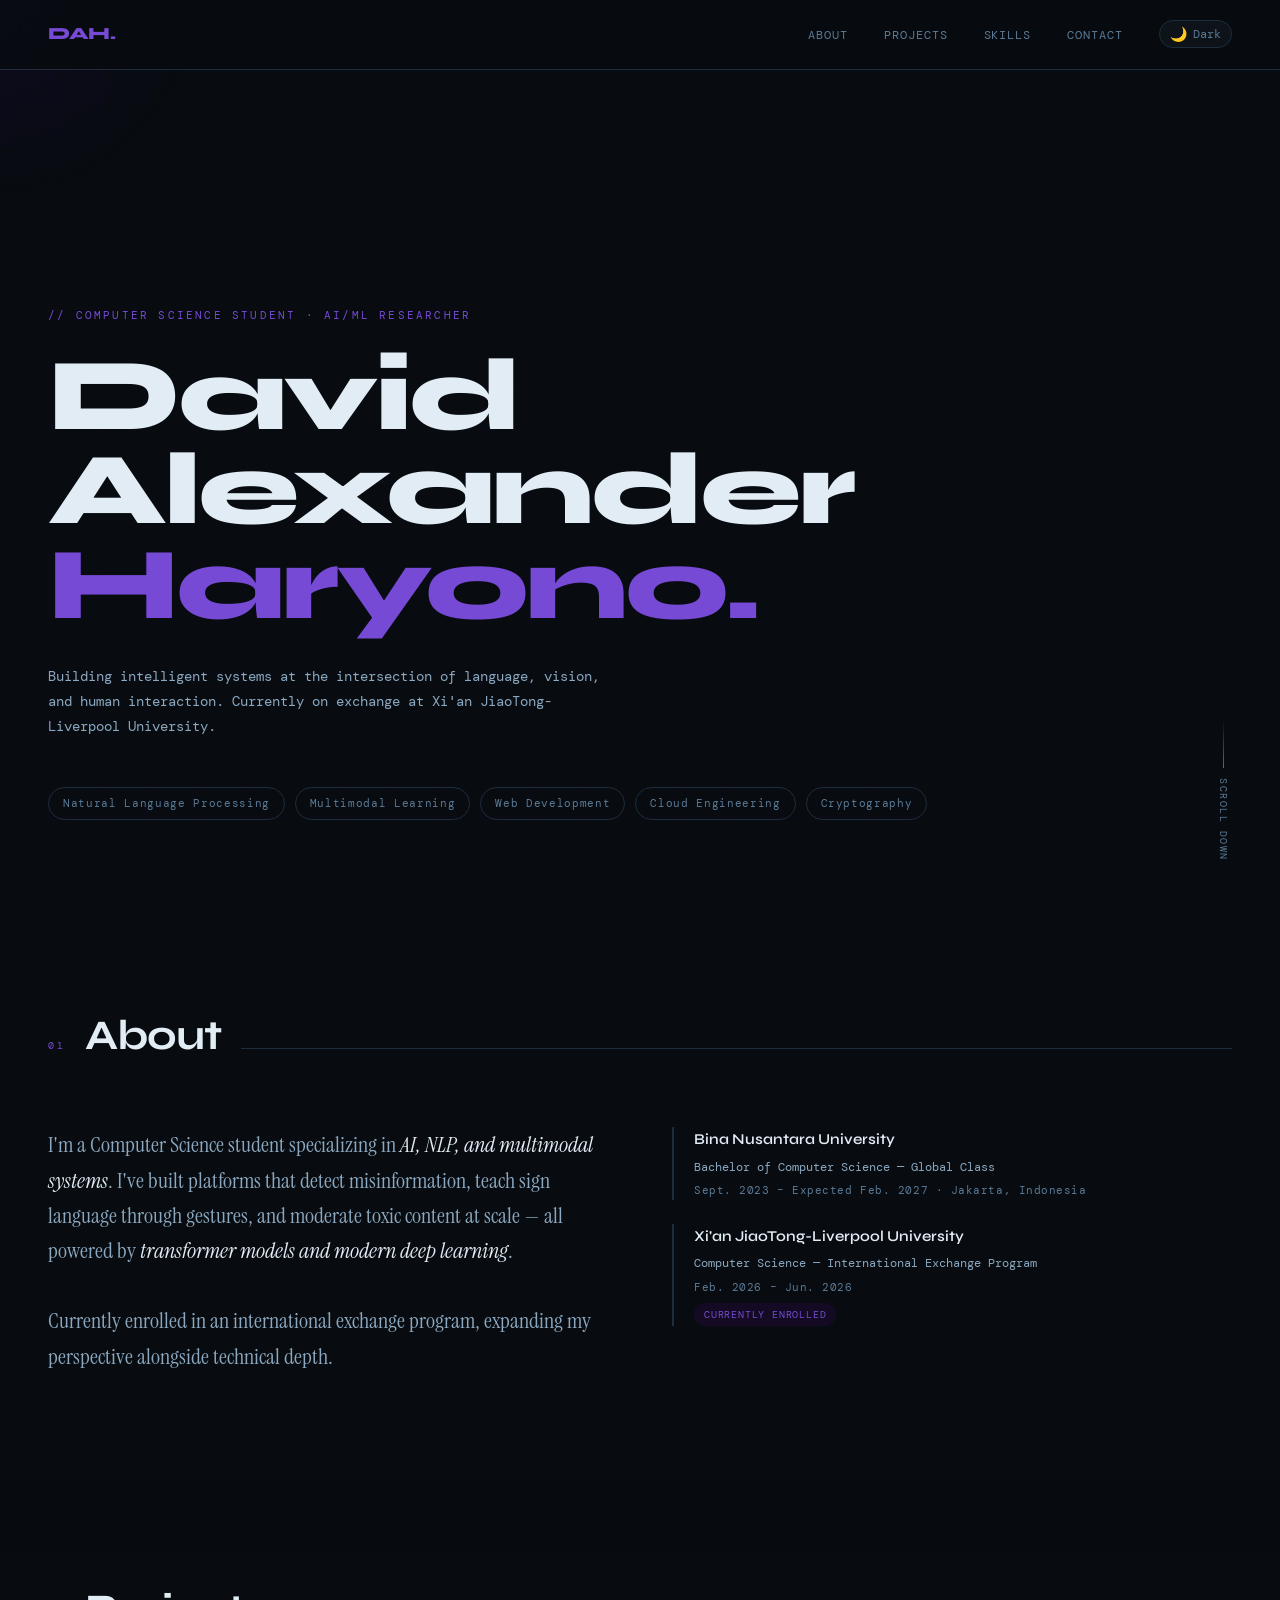
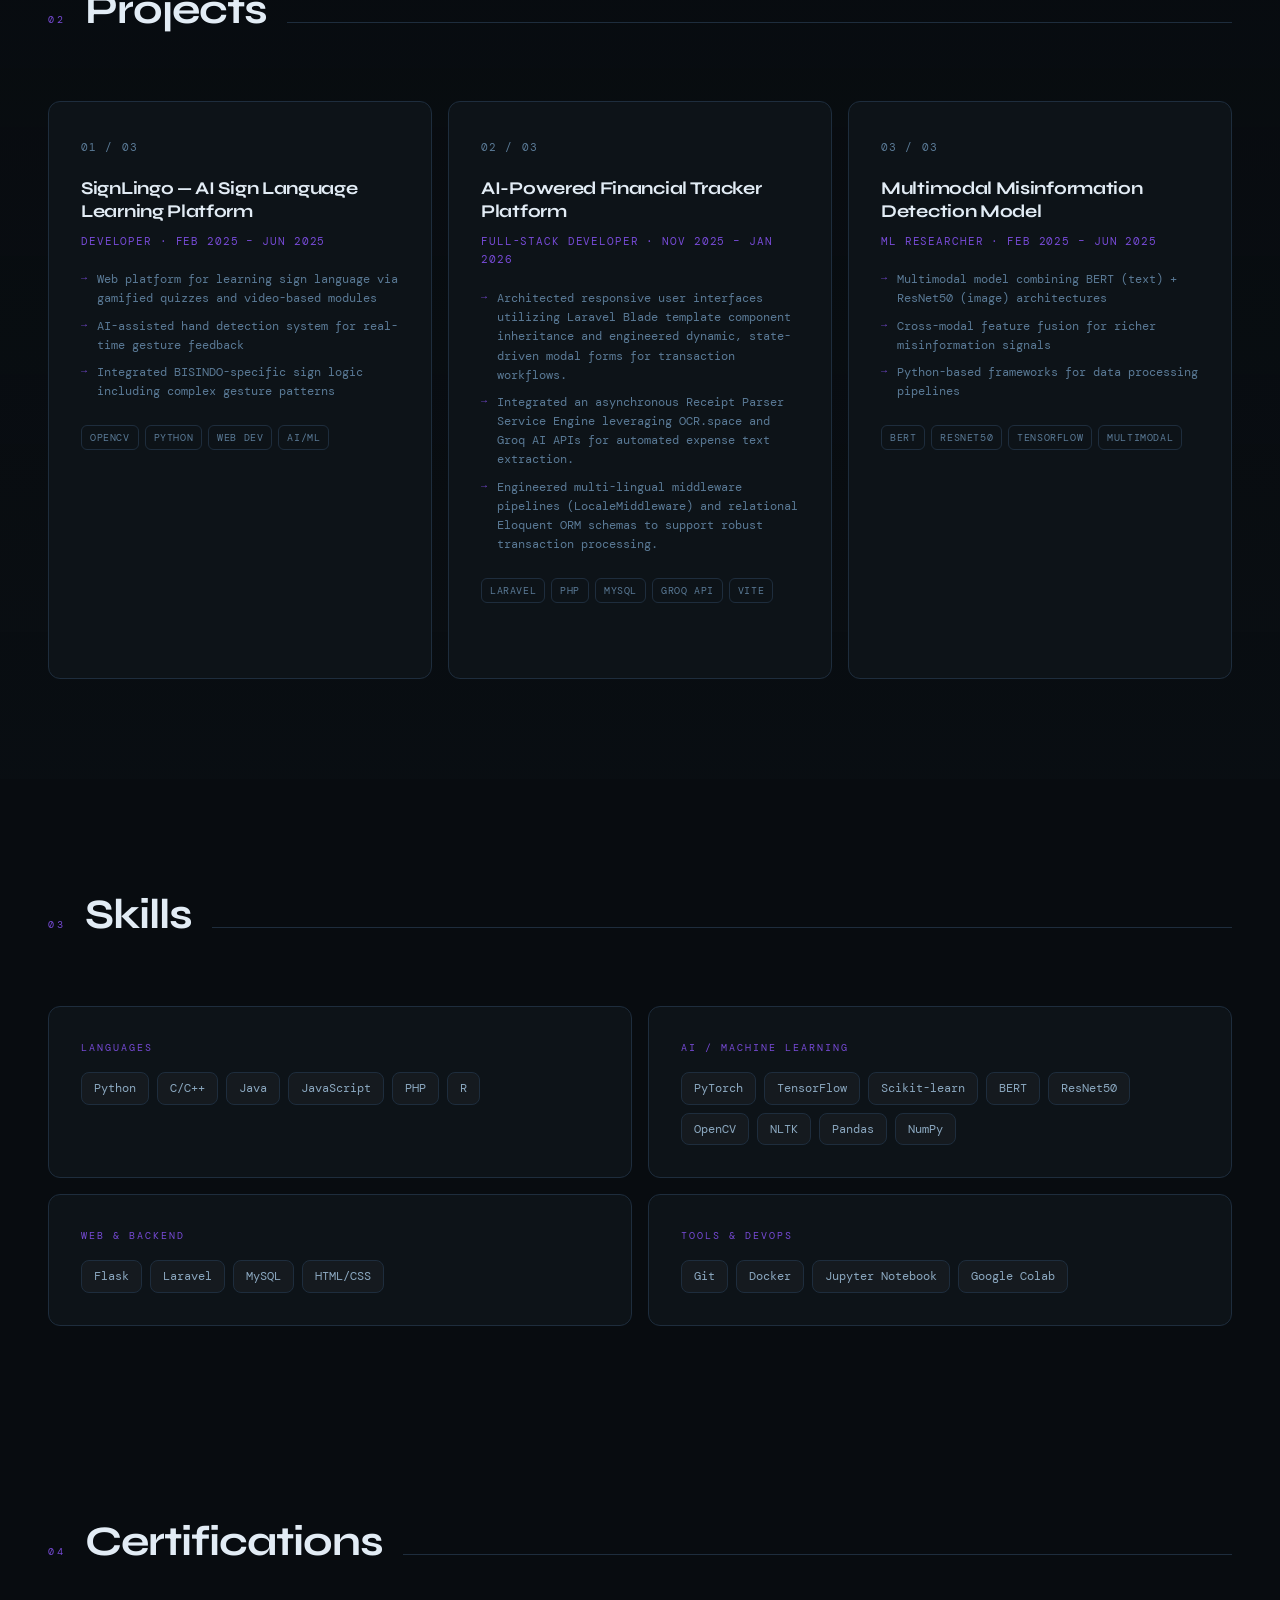
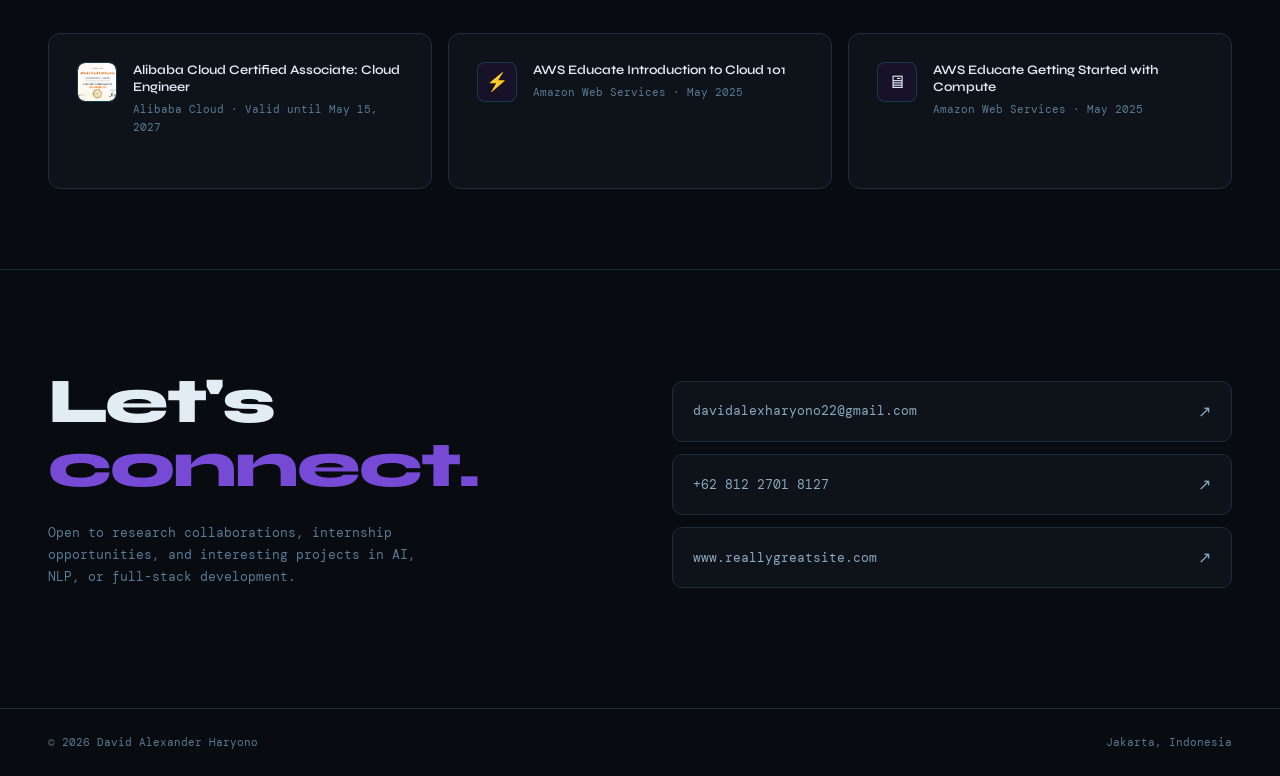
<file: index.html>
<!DOCTYPE html>
<html lang="en">
<head>
  <meta charset="UTF-8" />
  <meta name="viewport" content="width=device-width, initial-scale=1.0"/>
  <title>David Alexander Haryono — Portfolio</title>
  <link rel="preconnect" href="https://fonts.googleapis.com">
  <link href="https://fonts.googleapis.com/css2?family=Syne:wght@400;600;700;800&family=DM+Mono:ital,wght@0,300;0,400;1,300&family=Instrument+Serif:ital@0;1&display=swap" rel="stylesheet">
  <link rel="stylesheet" href="style.css">
</head>
<body>

  <div class="cursor-glow" id="glow"></div>

  <!-- NAV -->
  <nav>
    <a href="#hero" class="nav-logo">DAH.</a>
    <div class="nav-right">
      <ul class="nav-links">
        <li><a href="#about">About</a></li>
        <li><a href="#projects">Projects</a></li>
        <li><a href="#skills">Skills</a></li>
        <li><a href="#contact">Contact</a></li>
      </ul>
      <button class="theme-toggle" id="theme-toggle" aria-label="Toggle theme">
        <span class="icon">🌙</span>
        <span class="label">Dark</span>
      </button>
    </div>
  </nav>

  <!-- HERO -->
  <section id="hero">
    <p class="hero-eyebrow">// Computer Science Student · AI/ML Researcher</p>
    <h1 class="hero-name">David<br>Alexander<br><span>Haryono.</span></h1>
    <p class="hero-desc">
      Building intelligent systems at the intersection of language, vision, and human interaction.
      Currently on exchange at Xi'an JiaoTong-Liverpool University.
    </p>
    <div class="hero-tags">
      <span class="tag">Natural Language Processing</span>
      <span class="tag">Multimodal Learning</span>
      <span class="tag">Web Development</span>
      <span class="tag">Cloud Engineering</span>
      <span class="tag">Cryptography</span>
    </div>
    <div class="hero-scroll">Scroll down</div>
  </section>

  <!-- ABOUT / EDUCATION -->
  <section id="about">
    <div class="section-header reveal">
      <span class="section-label">01</span>
      <h2 class="section-title">About</h2>
      <div class="section-line"></div>
    </div>
    <div class="about-grid">
      <div class="about-text reveal">
        I'm a Computer Science student specializing in <em>AI, NLP, and multimodal systems</em>.
        I've built platforms that detect misinformation, teach sign language through gestures,
        and moderate toxic content at scale — all powered by
        <em>transformer models and modern deep learning</em>.
        <br><br>
        Currently enrolled in an international exchange program, expanding my perspective
        alongside technical depth.
      </div>
      <div class="edu-list reveal">
        <div class="edu-item">
          <div class="edu-school">Bina Nusantara University</div>
          <div class="edu-degree">Bachelor of Computer Science — Global Class</div>
          <div class="edu-date">Sept. 2023 – Expected Feb. 2027 · Jakarta, Indonesia</div>
        </div>
        <div class="edu-item">
          <div class="edu-school">Xi'an JiaoTong-Liverpool University</div>
          <div class="edu-degree">Computer Science — International Exchange Program</div>
          <div class="edu-date">Feb. 2026 – Jun. 2026</div>
          <span class="edu-badge">Currently Enrolled</span>
        </div>
      </div>
    </div>
  </section>

  <!-- PROJECTS -->
  <section id="projects">
    <div class="section-header reveal">
      <span class="section-label">02</span>
      <h2 class="section-title">Projects</h2>
      <div class="section-line"></div>
    </div>
    <div class="projects-grid">

      <a href="project-signlingo.html" class="project-card reveal">
        <div class="project-num">01 / 03</div>
        <div class="project-title">SignLingo — AI Sign Language Learning Platform</div>
        <div class="project-role">Developer · Feb 2025 – Jun 2025</div>
        <ul class="project-bullets">
          <li>Web platform for learning sign language via gamified quizzes and video-based modules</li>
          <li>AI-assisted hand detection system for real-time gesture feedback</li>
          <li>Integrated BISINDO-specific sign logic including complex gesture patterns</li>
        </ul>
        <div class="project-tags">
          <span class="project-tag">OpenCV</span>
          <span class="project-tag">Python</span>
          <span class="project-tag">Web Dev</span>
          <span class="project-tag">AI/ML</span>
        </div>
        <div class="project-cta">View details &#8599;</div>
      </a>

      <a href="project-financial-tracker.html" class="project-card reveal" style="transition-delay: 0.1s">
        <div class="project-num">02 / 03</div>
        <div class="project-title">AI-Powered Financial Tracker Platform</div>
        <div class="project-role">Full-Stack Developer · Nov 2025 – Jan 2026</div>
        <ul class="project-bullets">
          <li>Architected responsive user interfaces utilizing Laravel Blade template component inheritance and engineered dynamic, state-driven modal forms for transaction workflows.</li>
          <li>Integrated an asynchronous Receipt Parser Service Engine leveraging OCR.space and Groq AI APIs for automated expense text extraction.</li>
          <li>Engineered multi-lingual middleware pipelines (LocaleMiddleware) and relational Eloquent ORM schemas to support robust transaction processing.</li>
        </ul>
        <div class="project-tags">
          <span class="project-tag">Laravel</span>
          <span class="project-tag">PHP</span>
          <span class="project-tag">MySQL</span>
          <span class="project-tag">Groq API</span>
          <span class="project-tag">Vite</span>
        </div>
        <div class="project-cta">View details &#8599;</div>
      </a>

      <a href="project-multimodal.html" class="project-card reveal" style="transition-delay: 0.2s">
        <div class="project-num">03 / 03</div>
        <div class="project-title">Multimodal Misinformation Detection Model</div>
        <div class="project-role">ML Researcher · Feb 2025 – Jun 2025</div>
        <ul class="project-bullets">
          <li>Multimodal model combining BERT (text) + ResNet50 (image) architectures</li>
          <li>Cross-modal feature fusion for richer misinformation signals</li>
          <li>Python-based frameworks for data processing pipelines</li>
        </ul>
        <div class="project-tags">
          <span class="project-tag">BERT</span>
          <span class="project-tag">ResNet50</span>
          <span class="project-tag">TensorFlow</span>
          <span class="project-tag">Multimodal</span>
        </div>
        <div class="project-cta">View details &#8599;</div>
      </a>

    </div>
  </section>

  <!-- SKILLS -->
  <section id="skills">
    <div class="section-header reveal">
      <span class="section-label">03</span>
      <h2 class="section-title">Skills</h2>
      <div class="section-line"></div>
    </div>
    <div class="skills-grid">
      <div class="skill-group reveal">
        <div class="skill-group-label">Languages</div>
        <div class="skill-pills">
          <span class="skill-pill">Python</span>
          <span class="skill-pill">C/C++</span>
          <span class="skill-pill">Java</span>
          <span class="skill-pill">JavaScript</span>
          <span class="skill-pill">PHP</span>
          <span class="skill-pill">R</span>
        </div>
      </div>
      <div class="skill-group reveal" style="transition-delay: 0.1s">
        <div class="skill-group-label">AI / Machine Learning</div>
        <div class="skill-pills">
          <span class="skill-pill">PyTorch</span>
          <span class="skill-pill">TensorFlow</span>
          <span class="skill-pill">Scikit-learn</span>
          <span class="skill-pill">BERT</span>
          <span class="skill-pill">ResNet50</span>
          <span class="skill-pill">OpenCV</span>
          <span class="skill-pill">NLTK</span>
          <span class="skill-pill">Pandas</span>
          <span class="skill-pill">NumPy</span>
        </div>
      </div>
      <div class="skill-group reveal" style="transition-delay: 0.15s">
        <div class="skill-group-label">Web &amp; Backend</div>
        <div class="skill-pills">
          <span class="skill-pill">Flask</span>
          <span class="skill-pill">Laravel</span>
          <span class="skill-pill">MySQL</span>
          <span class="skill-pill">HTML/CSS</span>
        </div>
      </div>
      <div class="skill-group reveal" style="transition-delay: 0.2s">
        <div class="skill-group-label">Tools &amp; DevOps</div>
        <div class="skill-pills">
          <span class="skill-pill">Git</span>
          <span class="skill-pill">Docker</span>
          <span class="skill-pill">Jupyter Notebook</span>
          <span class="skill-pill">Google Colab</span>
        </div>
      </div>
    </div>
  </section>

  <!-- CERTIFICATIONS -->
  <section id="certs">
    <div class="section-header reveal">
      <span class="section-label">04</span>
      <h2 class="section-title">Certifications</h2>
      <div class="section-line"></div>
    </div>
    <div class="certs-list">

      <!-- Alibaba — opens cert image -->
      <a href="AlibabaCert.jpeg" target="_blank" class="cert-item reveal">
        <div class="cert-icon">
          <img src="AlibabaCert.jpeg" alt="Alibaba Cloud Certificate" />
        </div>
        <div>
          <div class="cert-name">Alibaba Cloud Certified Associate: Cloud Engineer</div>
          <div class="cert-issuer">Alibaba Cloud · Valid until May 15, 2027</div>
          <div class="cert-link-hint">View certificate &#8599;</div>
        </div>
      </a>

      <!-- AWS Cert 1 — Credly badge -->
      <a href="https://www.credly.com/badges/e94b3a0d-e7b8-4b80-91af-90182c67fac6/public_url"
         target="_blank" rel="noopener noreferrer" class="cert-item reveal" style="transition-delay: 0.1s">
        <div class="cert-icon">&#9889;</div>
        <div>
          <div class="cert-name">AWS Educate Introduction to Cloud 101</div>
          <div class="cert-issuer">Amazon Web Services · May 2025</div>
          <div class="cert-link-hint">View on Credly &#8599;</div>
        </div>
      </a>

      <!-- AWS Cert 2 — Credly badge -->
      <a href="https://www.credly.com/badges/7baff727-e76a-4c6f-9068-0d03dae86e82/public_url"
         target="_blank" rel="noopener noreferrer" class="cert-item reveal" style="transition-delay: 0.2s">
        <div class="cert-icon">&#128421;</div>
        <div>
          <div class="cert-name">AWS Educate Getting Started with Compute</div>
          <div class="cert-issuer">Amazon Web Services · May 2025</div>
          <div class="cert-link-hint">View on Credly &#8599;</div>
        </div>
      </a>

    </div>
  </section>

  <!-- CONTACT -->
  <section id="contact">
    <div class="contact-inner">
      <div class="reveal">
        <h2 class="contact-heading">Let's<br><span>connect.</span></h2>
        <p class="contact-sub">
          Open to research collaborations, internship opportunities, and interesting projects
          in AI, NLP, or full-stack development.
        </p>
      </div>
      <div class="contact-links reveal">
        <a href="mailto:davidalexharyono22@gmail.com" class="contact-link">
          <span>davidalexharyono22@gmail.com</span>
          <span class="contact-link-arrow">&#8599;</span>
        </a>
        <a href="tel:+6281227018127" class="contact-link">
          <span>+62 812 2701 8127</span>
          <span class="contact-link-arrow">&#8599;</span>
        </a>
        <a href="http://www.reallygreatsite.com" target="_blank" class="contact-link">
          <span>www.reallygreatsite.com</span>
          <span class="contact-link-arrow">&#8599;</span>
        </a>
      </div>
    </div>
  </section>

  <footer>
    <span>&copy; 2026 David Alexander Haryono</span>
    <span>Jakarta, Indonesia</span>
  </footer>

  <script src="script.js"></script>
</body>
</html>
</file>
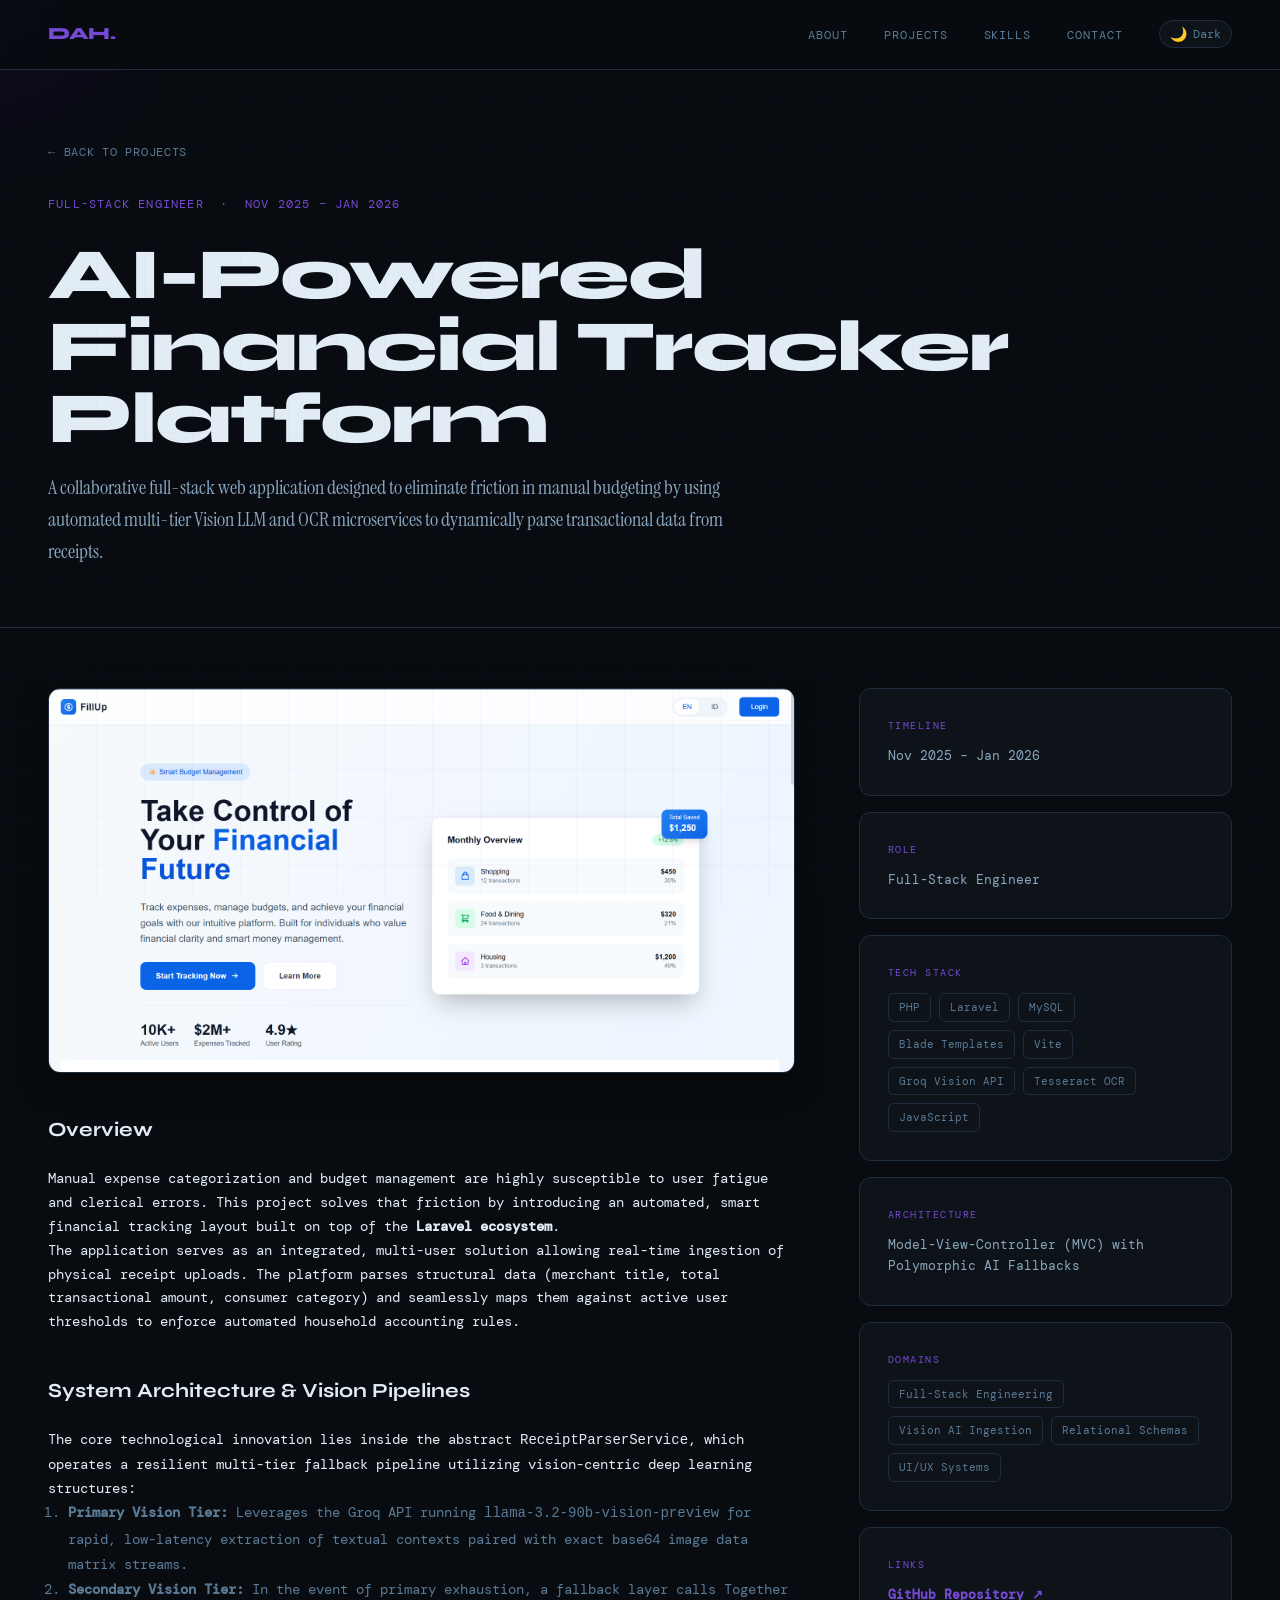
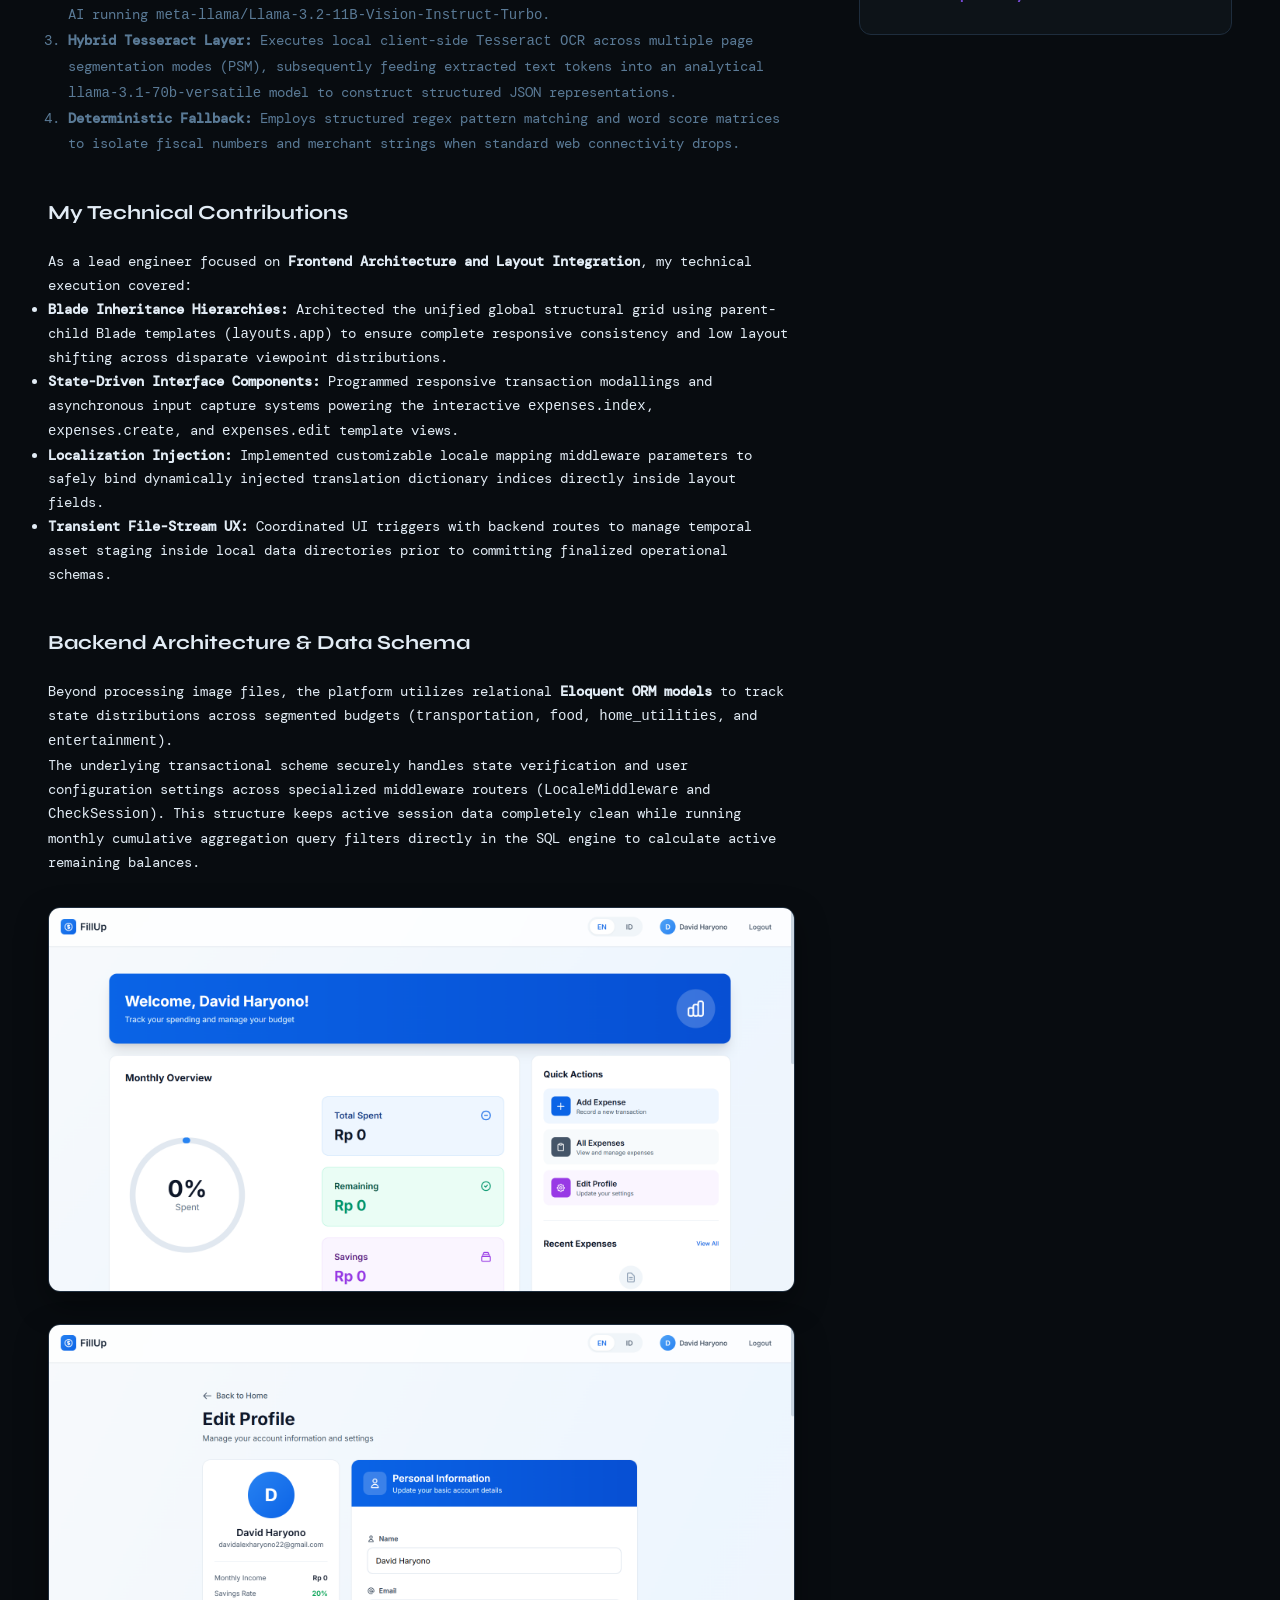
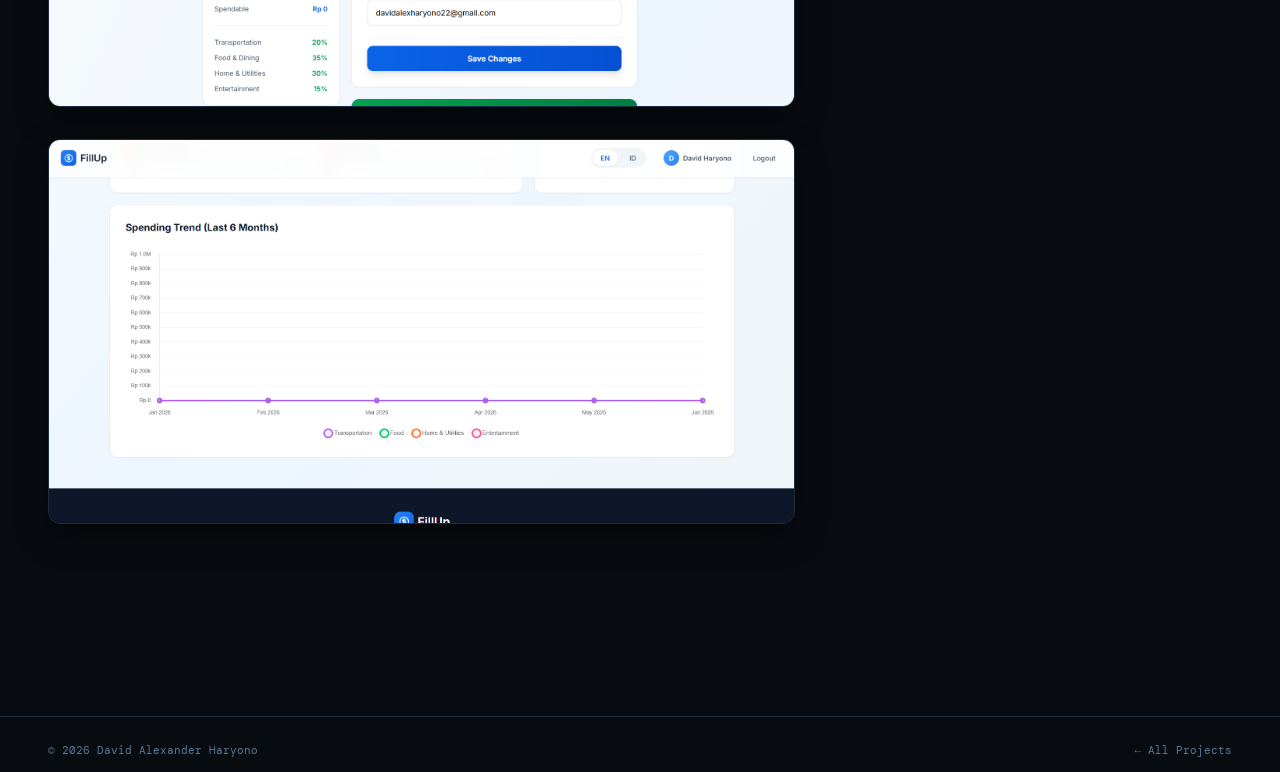
<file: project-financial-tracker.html>
<!DOCTYPE html>
<html lang="en">
<head>
  <meta charset="UTF-8" />
  <meta name="viewport" content="width=device-width, initial-scale=1.0"/>
  <title>AI Financial Tracker — David Alexander Haryono</title>
  <link rel="preconnect" href="https://fonts.googleapis.com">
  <link href="https://fonts.googleapis.com/css2?family=Syne:wght@400;600;700;800&family=DM+Mono:ital,wght@0,300;0,400;1,300&family=Instrument+Serif:ital@0;1&display=swap" rel="stylesheet">
  <link rel="stylesheet" href="style.css">
</head>
<body>
  <div class="cursor-glow" id="glow"></div>

  <nav>
    <a href="index.html" class="nav-logo">DAH.</a>
    <div class="nav-right">
      <ul class="nav-links">
        <li><a href="index.html#about">About</a></li>
        <li><a href="index.html#projects">Projects</a></li>
        <li><a href="index.html#skills">Skills</a></li>
        <li><a href="index.html#contact">Contact</a></li>
      </ul>
      <button class="theme-toggle" id="theme-toggle" aria-label="Toggle theme">
        <span class="icon">🌙</span>
        <span class="label">Dark</span>
      </button>
    </div>
  </nav>

  <div class="detail-hero">
    <a href="index.html#projects" class="back-link">&#8592; Back to projects</a>
    <div class="detail-role">Full-Stack Engineer &nbsp;·&nbsp; Nov 2025 – Jan 2026</div>
    <h1 class="detail-title">AI-Powered Financial Tracker Platform</h1>
    <p class="detail-summary">
      A collaborative full-stack web application designed to eliminate friction in manual budgeting by using 
      automated multi-tier Vision LLM and OCR microservices to dynamically parse transactional data from receipts.
    </p>
  </div>

  <div class="detail-body">
    <div>
      <div class="img-container">
        <img src="images/FinanceTracker1.png" 
             alt="AI Financial Tracker Platform Interface" 
             class="project-detail-img">
      </div>

      <h2 class="detail-section-title">Overview</h2>
      <div class="detail-content">
        <p>
          Manual expense categorization and budget management are highly susceptible to user fatigue and clerical errors. 
          This project solves that friction by introducing an automated, smart financial tracking layout built on top of the 
          <strong>Laravel ecosystem</strong>. 
        </p>
        <p>
          The application serves as an integrated, multi-user solution allowing real-time ingestion of physical receipt uploads. 
          The platform parses structural data (merchant title, total transactional amount, consumer category) and seamlessly maps them against active user thresholds to enforce automated household accounting rules.
        </p>
      </div>

      <h2 class="detail-section-title">System Architecture &amp; Vision Pipelines</h2>
      <div class="detail-content">
        <p>
          The core technological innovation lies inside the abstract <code>ReceiptParserService</code>, which operates a 
          resilient multi-tier fallback pipeline utilizing vision-centric deep learning structures:
        </p>
        <ol style="padding-left: 20px; line-height: 1.8; color: var(--text-muted);">
          <li>
            <strong>Primary Vision Tier:</strong> Leverages the Groq API running <code>llama-3.2-90b-vision-preview</code> for rapid, 
            low-latency extraction of textual contexts paired with exact base64 image data matrix streams.
          </li>
          <li>
            <strong>Secondary Vision Tier:</strong> In the event of primary exhaustion, a fallback layer calls Together AI running 
            <code>meta-llama/Llama-3.2-11B-Vision-Instruct-Turbo</code>.
          </li>
          <li>
            <strong>Hybrid Tesseract Layer:</strong> Executes local client-side <code>Tesseract OCR</code> across multiple page segmentation modes (PSM), 
            subsequently feeding extracted text tokens into an analytical <code>llama-3.1-70b-versatile</code> model to construct structured JSON representations.
          </li>
          <li>
            <strong>Deterministic Fallback:</strong> Employs structured regex pattern matching and word score matrices to isolate fiscal numbers 
            and merchant strings when standard web connectivity drops.
          </li>
        </ol>
      </div>

      <h2 class="detail-section-title">My Technical Contributions</h2>
      <div class="detail-content">
        <p>
          As a lead engineer focused on <strong>Frontend Architecture and Layout Integration</strong>, my technical execution covered:
        </p>
        <ul>
          <li>
            <strong>Blade Inheritance Hierarchies:</strong> Architected the unified global structural grid using parent-child Blade templates 
            (<code>layouts.app</code>) to ensure complete responsive consistency and low layout shifting across disparate viewpoint distributions.
          </li>
          <li>
            <strong>State-Driven Interface Components:</strong> Programmed responsive transaction modallings and asynchronous input capture systems 
            powering the interactive <code>expenses.index</code>, <code>expenses.create</code>, and <code>expenses.edit</code> template views.
          </li>
          <li>
            <strong>Localization Injection:</strong> Implemented customizable locale mapping middleware parameters to safely bind dynamically 
            injected translation dictionary indices directly inside layout fields.
          </li>
          <li>
            <strong>Transient File-Stream UX:</strong> Coordinated UI triggers with backend routes to manage temporal asset staging inside local data directories 
            prior to committing finalized operational schemas.
          </li>
        </ul>
      </div>

      <h2 class="detail-section-title">Backend Architecture &amp; Data Schema</h2>
      <div class="detail-content">
        <p>
          Beyond processing image files, the platform utilizes relational <strong>Eloquent ORM models</strong> to track state distributions across 
          segmented budgets (<code>transportation</code>, <code>food</code>, <code>home_utilities</code>, and <code>entertainment</code>). 
        </p>
        <p>
          The underlying transactional scheme securely handles state verification and user configuration settings across specialized 
          middleware routers (<code>LocaleMiddleware</code> and <code>CheckSession</code>). This structure keeps active session data completely clean 
          while running monthly cumulative aggregation query filters directly in the SQL engine to calculate active remaining balances.
        </p>
      </div>

      <div class="img-container">
        <img src="images/FinanceTracker2.png" 
             alt="AI Financial Tracker Platform Interface" 
             class="project-detail-img">
      </div>
      
      <div class="img-container">
        <img src="images/FinanceTracker3.png" 
             alt="AI Financial Tracker Platform Interface" 
             class="project-detail-img">
      </div>

      <div class="img-container">
        <img src="images/FinanceTracker4.png" 
             alt="AI Financial Tracker Platform Interface" 
             class="project-detail-img">
      </div>
      

      
    </div>

    <div>
      <div class="detail-sidebar-card">
        <div class="detail-sidebar-label">Timeline</div>
        <div class="detail-sidebar-value">Nov 2025 – Jan 2026</div>
      </div>
      <div class="detail-sidebar-card">
        <div class="detail-sidebar-label">Role</div>
        <div class="detail-sidebar-value">Full-Stack Engineer</div>
      </div>
      <div class="detail-sidebar-card">
        <div class="detail-sidebar-label">Tech Stack</div>
        <div class="detail-tag-list">
          <span class="detail-tag">PHP</span>
          <span class="detail-tag">Laravel</span>
          <span class="detail-tag">MySQL</span>
          <span class="detail-tag">Blade Templates</span>
          <span class="detail-tag">Vite</span>
          <span class="detail-tag">Groq Vision API</span>
          <span class="detail-tag">Tesseract OCR</span>
          <span class="detail-tag">JavaScript</span>
        </div>
      </div>
      <div class="detail-sidebar-card">
        <div class="detail-sidebar-label">Architecture</div>
        <div class="detail-sidebar-value">Model-View-Controller (MVC) with Polymorphic AI Fallbacks</div>
      </div>
      <div class="detail-sidebar-card">
        <div class="detail-sidebar-label">Domains</div>
        <div class="detail-tag-list">
          <span class="detail-tag">Full-Stack Engineering</span>
          <span class="detail-tag">Vision AI Ingestion</span>
          <span class="detail-tag">Relational Schemas</span>
          <span class="detail-tag">UI/UX Systems</span>
        </div>
      </div>
      <div class="detail-sidebar-card">
        <div class="detail-sidebar-label">Links</div>
        <div class="detail-sidebar-value">
          <a href="https://github.com/DavidHaryono/Financial-Tracker" target="_blank" rel="noopener noreferrer" style="color: var(--accent); text-decoration: none; font-weight: 600;">
            GitHub Repository &#8599;
          </a>
        </div>
      </div>
    </div>
  </div>

  <footer>
    <span>&copy; 2026 David Alexander Haryono</span>
    <a href="index.html#projects" style="color: var(--text-muted); text-decoration: none;">&#8592; All Projects</a>
  </footer>

  <script src="script.js"></script>
</body>
</html>
</file>
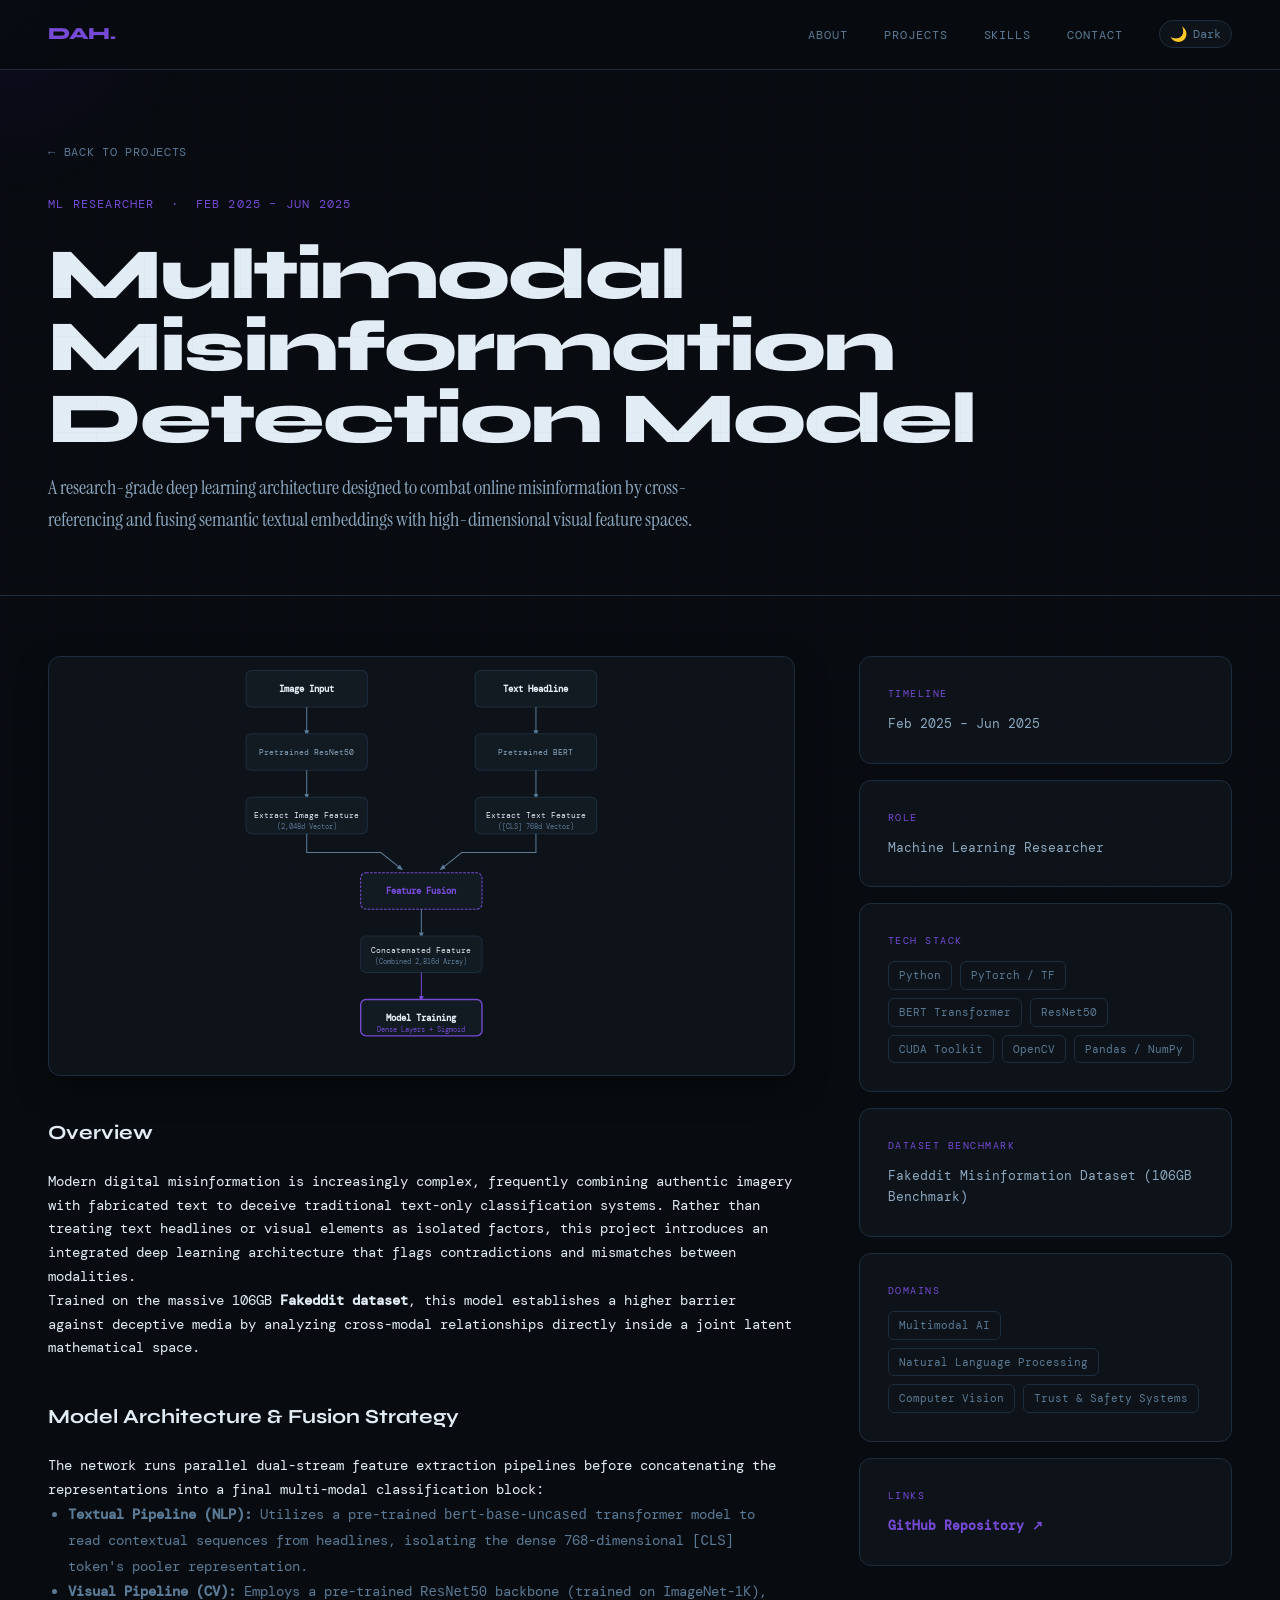
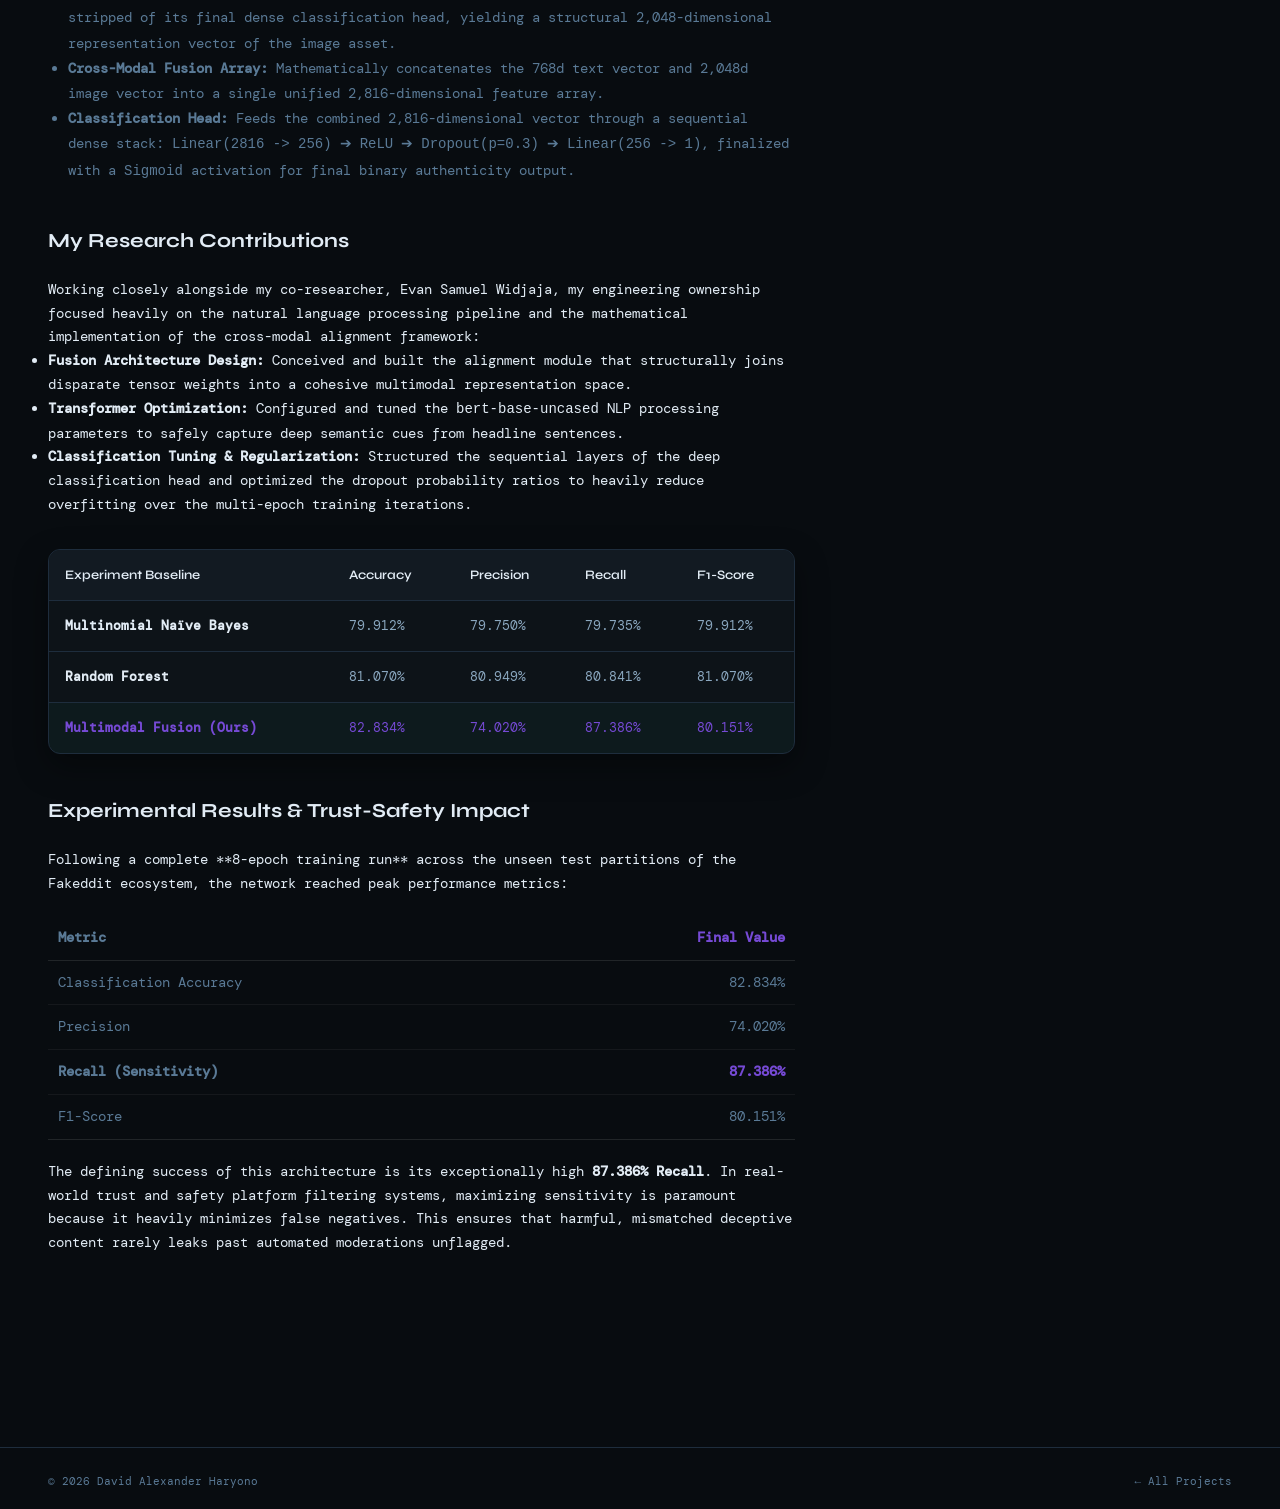
<file: project-multimodal.html>
<!DOCTYPE html>
<html lang="en">
<head>
  <meta charset="UTF-8" />
  <meta name="viewport" content="width=device-width, initial-scale=1.0"/>
  <title>Multimodal Fake News Detection — David Alexander Haryono</title>
  <link rel="preconnect" href="https://fonts.googleapis.com">
  <link href="https://fonts.googleapis.com/css2?family=Syne:wght@400;600;700;800&family=DM+Mono:ital,wght@0,300;0,400;1,300&family=Instrument+Serif:ital@0;1&display=swap" rel="stylesheet">
  <link rel="stylesheet" href="style.css">
</head>
<body>
  <div class="cursor-glow" id="glow"></div>

  <nav>
    <a href="index.html" class="nav-logo">DAH.</a>
    <div class="nav-right">
      <ul class="nav-links">
        <li><a href="index.html#about">About</a></li>
        <li><a href="index.html#projects">Projects</a></li>
        <li><a href="index.html#skills">Skills</a></li>
        <li><a href="index.html#contact">Contact</a></li>
      </ul>
      <button class="theme-toggle" id="theme-toggle" aria-label="Toggle theme">
        <span class="icon">🌙</span>
        <span class="label">Dark</span>
      </button>
    </div>
  </nav>

  <div class="detail-hero">
    <a href="index.html#projects" class="back-link">&#8592; Back to projects</a>
    <div class="detail-role">ML Researcher &nbsp;·&nbsp; Feb 2025 – Jun 2025</div>
    <h1 class="detail-title">Multimodal Misinformation Detection Model</h1>
    <p class="detail-summary">
      A research-grade deep learning architecture designed to combat online misinformation by cross-referencing and 
      fusing semantic textual embeddings with high-dimensional visual feature spaces.
    </p>
  </div>

  <div class="detail-body">
    <div>
      <div class="img-container vertical-chart" style="max-height: 600px; background: var(--surface);">
        <svg xmlns="http://www.w3.org/2000/svg" viewBox="0 0 600 620" style="width: 100%; height: 100%; font-family: 'DM Mono', monospace;">
          <defs>
            <marker id="arrow" viewBox="0 0 10 10" refX="6" refY="5" markerWidth="6" markerHeight="6" orient="auto-start-reverse">
              <path d="M 0 1 L 10 5 L 0 9 z" fill="var(--text-muted)" />
            </marker>
            <marker id="arrow-accent" viewBox="0 0 10 10" refX="6" refY="5" markerWidth="6" markerHeight="6" orient="auto-start-reverse">
              <path d="M 0 1 L 10 5 L 0 9 z" fill="var(--accent)" />
            </marker>
          </defs>

          <rect x="40" y="20" width="180" height="54" rx="8" fill="var(--surface2)" stroke="var(--border)" stroke-width="1.5"/>
          <text x="130" y="47" font-size="13" fill="var(--text)" text-anchor="middle" dominant-baseline="central" font-weight="600">Image Input</text>
          
          <line x1="130" y1="74" x2="130" y2="114" stroke="var(--text-muted)" stroke-width="1.5" marker-end="url(#arrow)"/>

          <rect x="40" y="114" width="180" height="54" rx="8" fill="var(--surface2)" stroke="var(--border)" stroke-width="1.5"/>
          <text x="130" y="141" font-size="12" fill="var(--text-mid)" text-anchor="middle" dominant-baseline="central">Pretrained ResNet50</text>
          
          <line x1="130" y1="168" x2="130" y2="208" stroke="var(--text-muted)" stroke-width="1.5" marker-end="url(#arrow)"/>

          <rect x="40" y="208" width="180" height="54" rx="8" fill="var(--surface2)" stroke="var(--border)" stroke-width="1.5"/>
          <text x="130" y="235" font-size="12" fill="var(--text)" text-anchor="middle" dominant-baseline="central">Extract Image Feature</text>
          <text x="130" y="252" font-size="10" fill="var(--text-muted)" text-anchor="middle" dominant-baseline="central">(2,048d Vector)</text>


          <rect x="380" y="20" width="180" height="54" rx="8" fill="var(--surface2)" stroke="var(--border)" stroke-width="1.5"/>
          <text x="470" y="47" font-size="13" fill="var(--text)" text-anchor="middle" dominant-baseline="central" font-weight="600">Text Headline</text>
          
          <line x1="470" y1="74" x2="470" y2="114" stroke="var(--text-muted)" stroke-width="1.5" marker-end="url(#arrow)"/>

          <rect x="380" y="114" width="180" height="54" rx="8" fill="var(--surface2)" stroke="var(--border)" stroke-width="1.5"/>
          <text x="470" y="141" font-size="12" fill="var(--text-mid)" text-anchor="middle" dominant-baseline="central">Pretrained BERT</text>
          
          <line x1="470" y1="168" x2="470" y2="208" stroke="var(--text-muted)" stroke-width="1.5" marker-end="url(#arrow)"/>

          <rect x="380" y="208" width="180" height="54" rx="8" fill="var(--surface2)" stroke="var(--border)" stroke-width="1.5"/>
          <text x="470" y="235" font-size="12" fill="var(--text)" text-anchor="middle" dominant-baseline="central">Extract Text Feature</text>
          <text x="470" y="252" font-size="10" fill="var(--text-muted)" text-anchor="middle" dominant-baseline="central">([CLS] 768d Vector)</text>


          <path d="M 130 262 L 130 290 L 240 290 L 270 314" fill="none" stroke="var(--text-muted)" stroke-width="1.5" marker-end="url(#arrow)"/>
          
          <path d="M 470 262 L 470 290 L 360 290 L 330 314" fill="none" stroke="var(--text-muted)" stroke-width="1.5" marker-end="url(#arrow)"/>

          <rect x="210" y="320" width="180" height="54" rx="8" fill="var(--surface2)" stroke="var(--accent)" stroke-width="1.5" stroke-dasharray="4 2"/>
          <text x="300" y="347" font-size="13" fill="var(--accent)" text-anchor="middle" dominant-baseline="central" font-weight="600">Feature Fusion</text>
          
          <line x1="300" y1="374" x2="300" y2="414" stroke="var(--text-muted)" stroke-width="1.5" marker-end="url(#arrow)"/>

          <rect x="210" y="414" width="180" height="54" rx="8" fill="var(--surface2)" stroke="var(--border)" stroke-width="1.5"/>
          <text x="300" y="435" font-size="12" fill="var(--text)" text-anchor="middle" dominant-baseline="central">Concatenated Feature</text>
          <text x="300" y="452" font-size="10" fill="var(--text-muted)" text-anchor="middle" dominant-baseline="central">(Combined 2,816d Array)</text>
          
          <line x1="300" y1="468" x2="300" y2="508" stroke="var(--accent)" stroke-width="1.5" marker-end="url(#arrow-accent)"/>

          <rect x="210" y="508" width="180" height="54" rx="8" fill="var(--surface2)" stroke="var(--accent)" stroke-width="2"/>
          <text x="300" y="535" font-size="13" fill="var(--text)" text-anchor="middle" dominant-baseline="central" font-weight="600">Model Training</text>
          <text x="300" y="552" font-size="10" fill="var(--accent)" text-anchor="middle" dominant-baseline="central">Dense Layers + Sigmoid</text>
        </svg>
      </div>

      <h2 class="detail-section-title">Overview</h2>
      <div class="detail-content">
        <p>
          Modern digital misinformation is increasingly complex, frequently combining authentic imagery with fabricated text 
          to deceive traditional text-only classification systems. Rather than treating text headlines or visual elements as 
          isolated factors, this project introduces an integrated deep learning architecture that flags contradictions and mismatches 
          between modalities. 
        </p>
        <p>
          Trained on the massive 106GB <strong>Fakeddit dataset</strong>, this model establishes a higher barrier against deceptive media 
          by analyzing cross-modal relationships directly inside a joint latent mathematical space.
        </p>
      </div>

      <h2 class="detail-section-title">Model Architecture &amp; Fusion Strategy</h2>
      <div class="detail-content">
        <p>
          The network runs parallel dual-stream feature extraction pipelines before concatenating the representations into a final 
          multi-modal classification block:
        </p>
        <ul style="padding-left: 20px; color: var(--text-muted); line-height: 1.8;">
          <li>
            <strong>Textual Pipeline (NLP):</strong> Utilizes a pre-trained <code>bert-base-uncased</code> transformer model to read contextual sequences from headlines, 
            isolating the dense 768-dimensional <code>[CLS]</code> token's pooler representation.
          </li>
          <li>
            <strong>Visual Pipeline (CV):</strong> Employs a pre-trained <code>ResNet50</code> backbone (trained on ImageNet-1K), stripped of its final dense classification head, 
            yielding a structural 2,048-dimensional representation vector of the image asset.
          </li>
          <li>
            <strong>Cross-Modal Fusion Array:</strong> Mathematically concatenates the 768d text vector and 2,048d image vector into a single unified 2,816-dimensional feature array.
          </li>
          <li>
            <strong>Classification Head:</strong> Feeds the combined 2,816-dimensional vector through a sequential dense stack: 
            <code>Linear(2816 -> 256)</code> ➔ <code>ReLU</code> ➔ <code>Dropout(p=0.3)</code> ➔ <code>Linear(256 -> 1)</code>, finalized with a <code>Sigmoid</code> activation for final binary authenticity output.
          </li>
        </ul>
      </div>

      <h2 class="detail-section-title">My Research Contributions</h2>
      <div class="detail-content">
        <p>
          Working closely alongside my co-researcher, Evan Samuel Widjaja, my engineering ownership focused heavily on the natural language processing pipeline 
          and the mathematical implementation of the cross-modal alignment framework:
        </p>
        <ul>
          <li>
            <strong>Fusion Architecture Design:</strong> Conceived and built the alignment module that structurally joins disparate tensor weights into a cohesive multimodal representation space.
          </li>
          <li>
            <strong>Transformer Optimization:</strong> Configured and tuned the <code>bert-base-uncased</code> NLP processing parameters to safely capture deep semantic cues from headline sentences.
          </li>
          <li>
            <strong>Classification Tuning &amp; Regularization:</strong> Structured the sequential layers of the deep classification head and optimized the dropout probability ratios to heavily reduce overfitting over the multi-epoch training iterations.
          </li>
        </ul>
      </div>

      <div class="table-container">
        <table class="portfolio-table">
          <thead>
            <tr>
              <th>Experiment Baseline</th>
              <th>Accuracy</th>
              <th>Precision</th>
              <th>Recall</th>
              <th>F1-Score</th>
            </tr>
          </thead>
          <tbody>
            <tr>
              <td class="highlight-text">Multinomial Naïve Bayes</td>
              <td>79.912%</td>
              <td>79.750%</td>
              <td>79.735%</td>
              <td>79.912%</td>
            </tr>
            <tr>
              <td class="highlight-text">Random Forest</td>
              <td>81.070%</td>
              <td>80.949%</td>
              <td>80.841%</td>
              <td>81.070%</td>
            </tr>
            <tr class="active-row">
              <td class="highlight-text">Multimodal Fusion (Ours)</td>
              <td>82.834%</td>
              <td>74.020%</td>
              <td>87.386%</td>
              <td>80.151%</td>
            </tr>
          </tbody>
        </table>
      </div>

      <h2 class="detail-section-title">Experimental Results &amp; Trust-Safety Impact</h2>
      <div class="detail-content">
        <p>
          Following a complete **8-epoch training run** across the unseen test partitions of the Fakeddit ecosystem, the network reached peak performance metrics:
        </p>
        <table style="width:100%; border-collapse: collapse; margin: 20px 0; color: var(--text-muted);">
          <tr style="border-bottom: 1px solid rgba(255,255,255,0.1);">
            <th style="text-align:left; padding: 10px; color: var(--text-main);">Metric</th>
            <th style="text-align:right; padding: 10px; color: var(--accent);">Final Value</th>
          </tr>
          <tr style="border-bottom: 1px solid rgba(255,255,255,0.05);">
            <td style="padding: 10px;">Classification Accuracy</td>
            <td style="text-align:right; padding: 10px; font-family: 'DM Mono', monospace;">82.834%</td>
          </tr>
          <tr style="border-bottom: 1px solid rgba(255,255,255,0.05);">
            <td style="padding: 10px;">Precision</td>
            <td style="text-align:right; padding: 10px; font-family: 'DM Mono', monospace;">74.020%</td>
          </tr>
          <tr style="border-bottom: 1px solid rgba(255,255,255,0.05);">
            <td style="padding: 10px; font-weight: 600; color: var(--text-main);">Recall (Sensitivity)</td>
            <td style="text-align:right; padding: 10px; font-family: 'DM Mono', monospace; font-weight: 600; color: var(--accent);">87.386%</td>
          </tr>
          <tr style="border-bottom: 1px solid rgba(255,255,255,0.1);">
            <td style="padding: 10px;">F1-Score</td>
            <td style="text-align:right; padding: 10px; font-family: 'DM Mono', monospace;">80.151%</td>
          </tr>
        </table>
        <p>
          The defining success of this architecture is its exceptionally high <strong>87.386% Recall</strong>. 
          In real-world trust and safety platform filtering systems, maximizing sensitivity is paramount because it heavily minimizes false negatives. 
          This ensures that harmful, mismatched deceptive content rarely leaks past automated moderations unflagged.
        </p>
      </div>
    </div>

    <div>
      <div class="detail-sidebar-card">
        <div class="detail-sidebar-label">Timeline</div>
        <div class="detail-sidebar-value">Feb 2025 – Jun 2025</div>
      </div>
      <div class="detail-sidebar-card">
        <div class="detail-sidebar-label">Role</div>
        <div class="detail-sidebar-value">Machine Learning Researcher</div>
      </div>
      <div class="detail-sidebar-card">
        <div class="detail-sidebar-label">Tech Stack</div>
        <div class="detail-tag-list">
          <span class="detail-tag">Python</span>
          <span class="detail-tag">PyTorch / TF</span>
          <span class="detail-tag">BERT Transformer</span>
          <span class="detail-tag">ResNet50</span>
          <span class="detail-tag">CUDA Toolkit</span>
          <span class="detail-tag">OpenCV</span>
          <span class="detail-tag">Pandas / NumPy</span>
        </div>
      </div>
      <div class="detail-sidebar-card">
        <div class="detail-sidebar-label">Dataset Benchmark</div>
        <div class="detail-sidebar-value">Fakeddit Misinformation Dataset (106GB Benchmark)</div>
      </div>
      <div class="detail-sidebar-card">
        <div class="detail-sidebar-label">Domains</div>
        <div class="detail-tag-list">
          <span class="detail-tag">Multimodal AI</span>
          <span class="detail-tag">Natural Language Processing</span>
          <span class="detail-tag">Computer Vision</span>
          <span class="detail-tag">Trust &amp; Safety Systems</span>
        </div>
      </div>
      <div class="detail-sidebar-card">
        <div class="detail-sidebar-label">Links</div>
        <div class="detail-sidebar-value">
          <a href="https://github.com/DavidHaryono/MultiModalResearch.git" target="_blank" rel="noopener noreferrer" style="color: var(--accent); text-decoration: none; font-weight: 600;">
            GitHub Repository &#8599;
          </a>
        </div>
      </div>
    </div>
  </div>

  <footer>
    <span>&copy; 2026 David Alexander Haryono</span>
    <a href="index.html#projects" style="color: var(--text-muted); text-decoration: none;">&#8592; All Projects</a>
  </footer>

  <script src="script.js"></script>
</body>
</html>
</file>
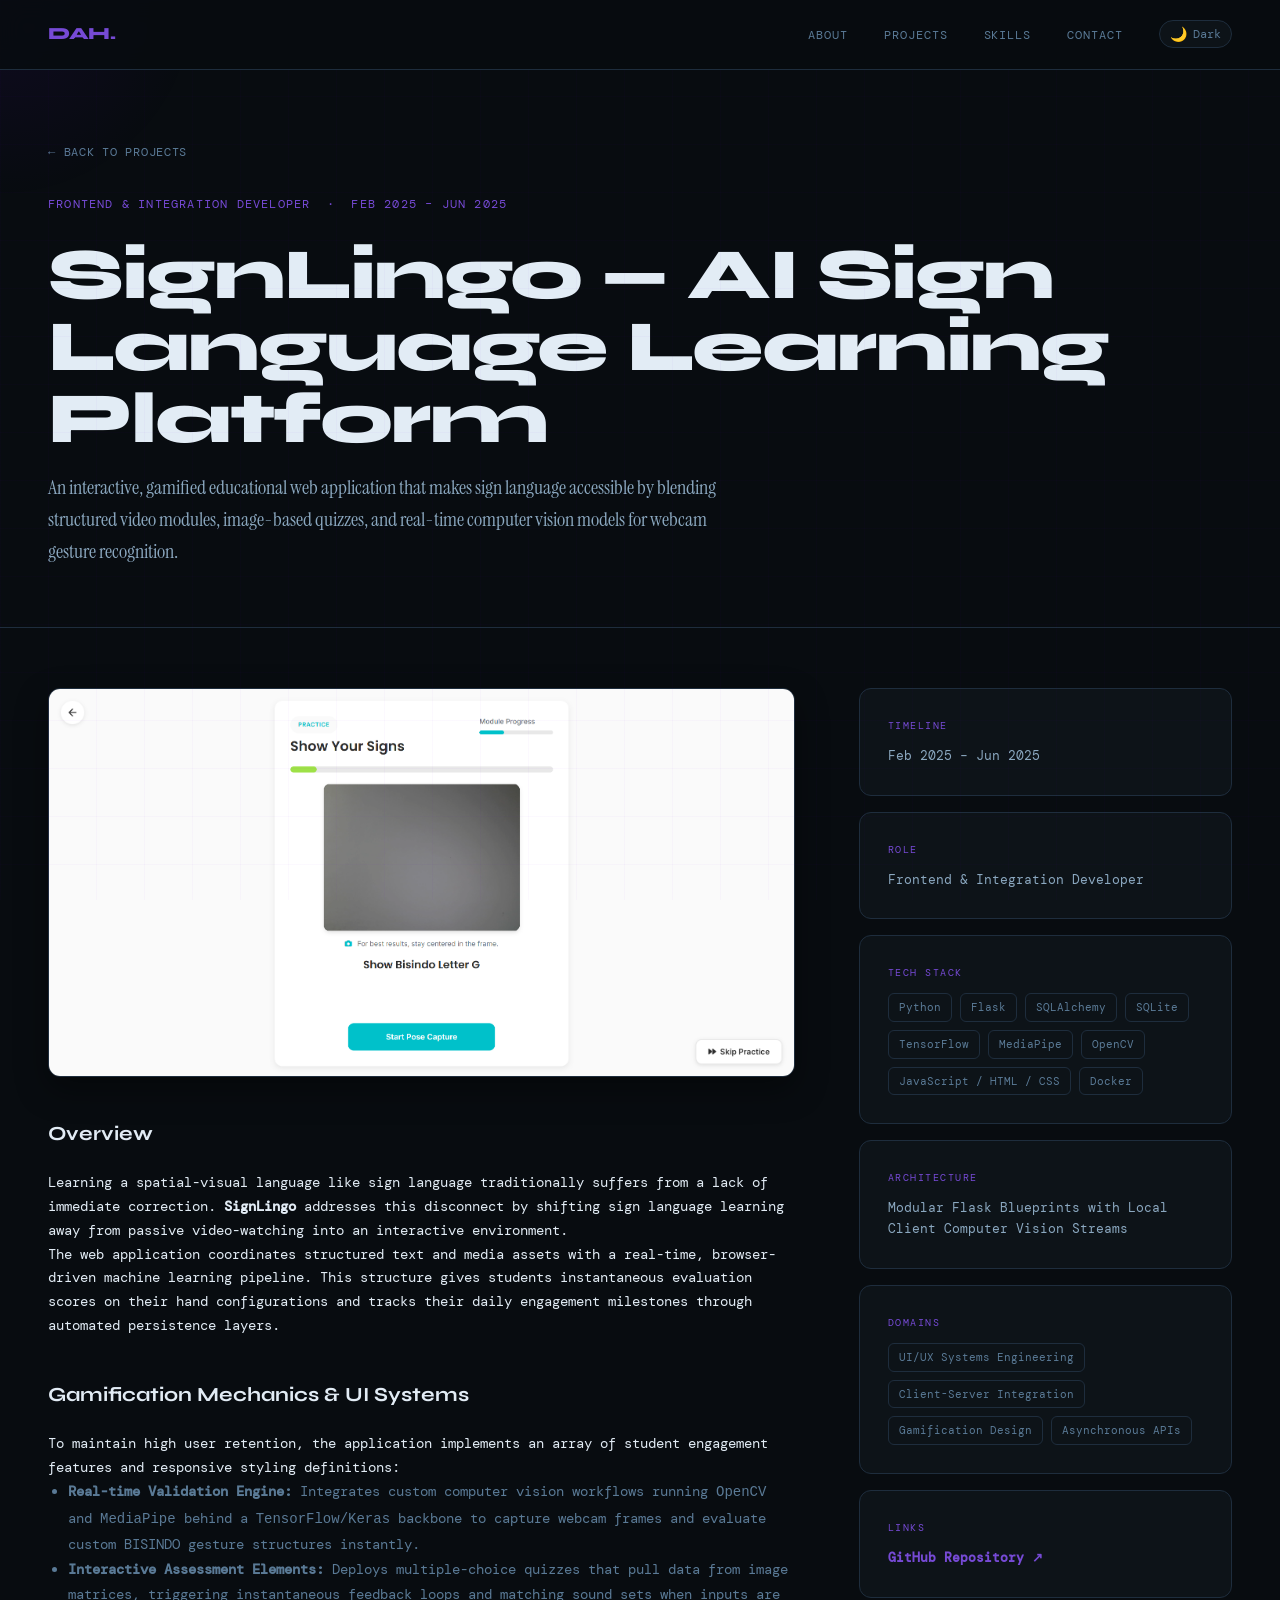
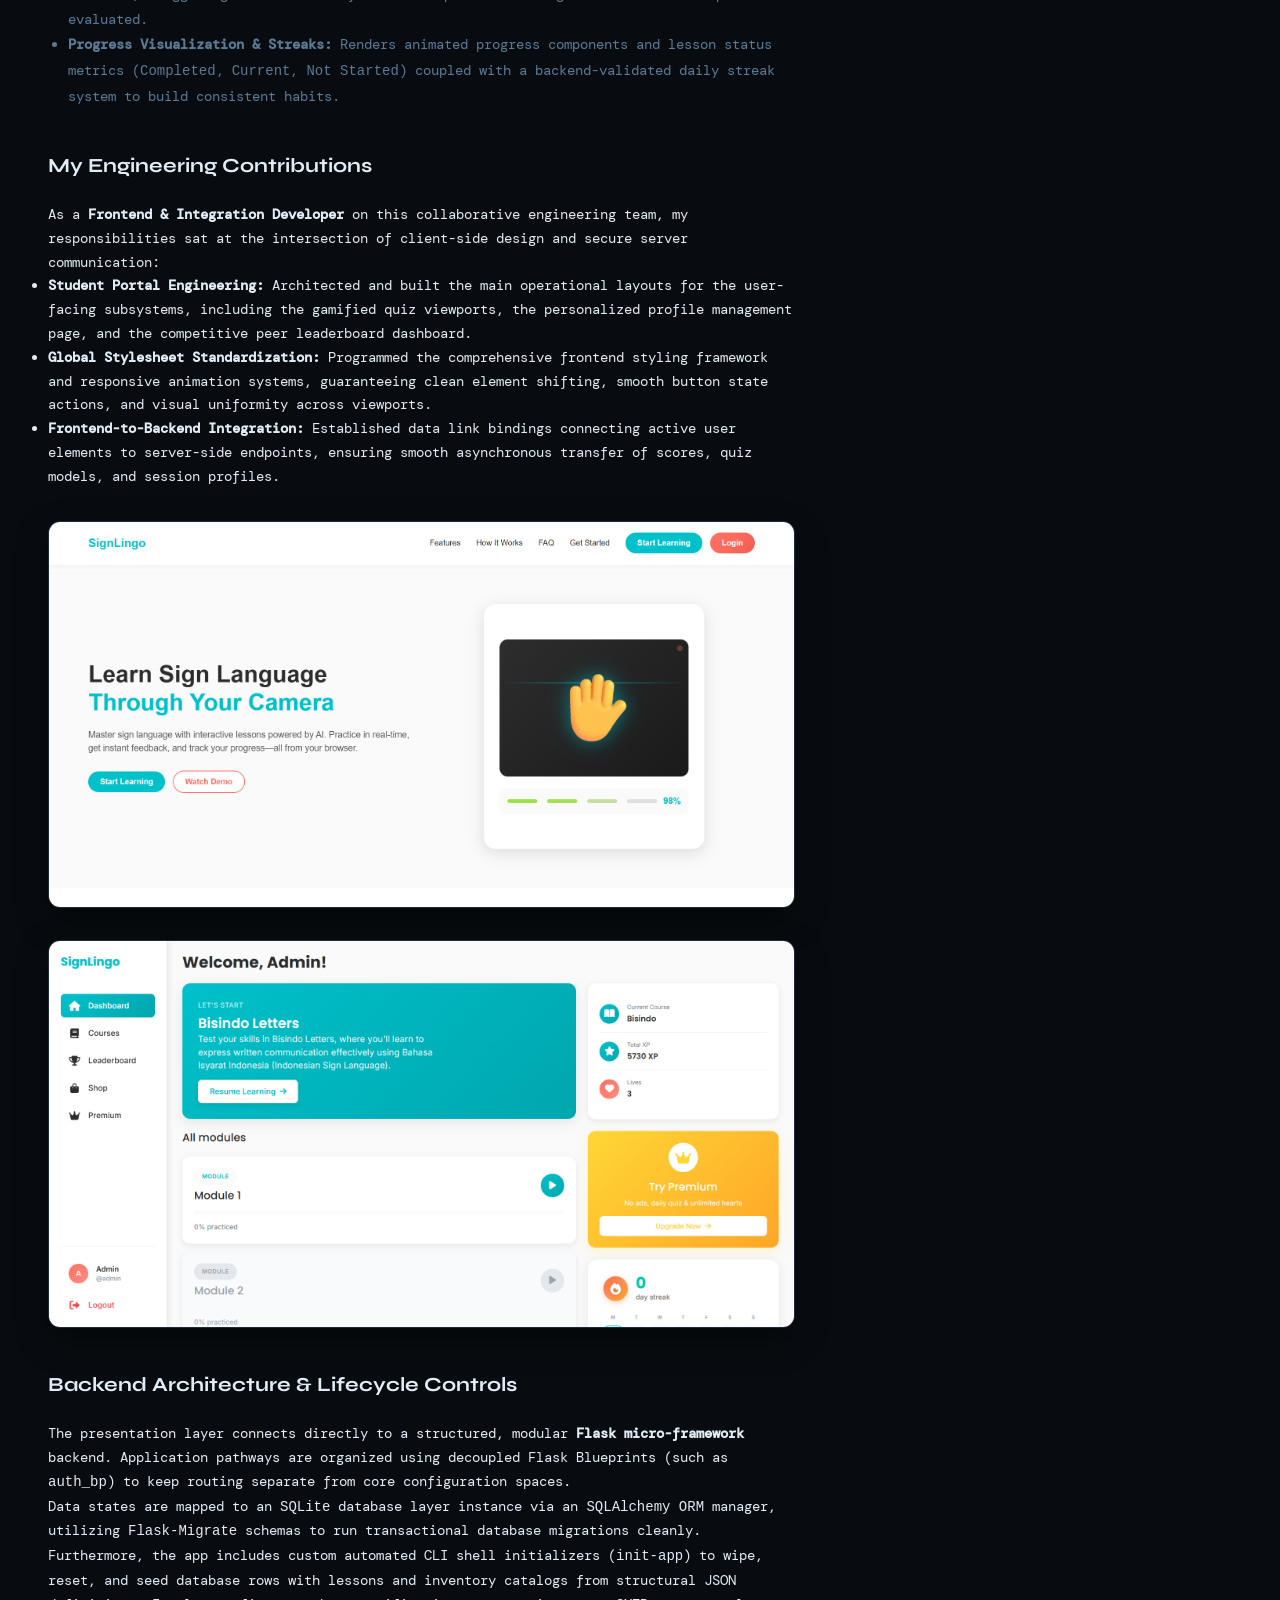
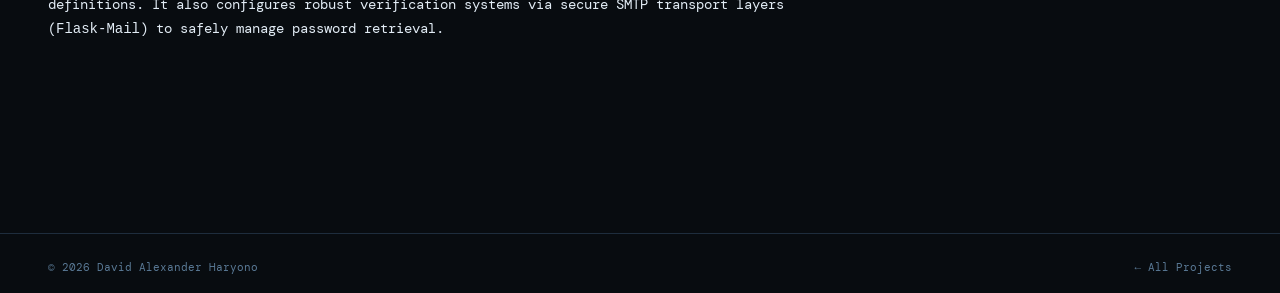
<file: project-signlingo.html>
<!DOCTYPE html>
<html lang="en">
<head>
  <meta charset="UTF-8" />
  <meta name="viewport" content="width=device-width, initial-scale=1.0"/>
  <title>SignLingo — David Alexander Haryono</title>
  <link rel="preconnect" href="https://fonts.googleapis.com">
  <link href="https://fonts.googleapis.com/css2?family=Syne:wght@400;600;700;800&family=DM+Mono:ital,wght@0,300;0,400;1,300&family=Instrument+Serif:ital@0;1&display=swap" rel="stylesheet">
  <link rel="stylesheet" href="style.css">
</head>
<body>
  <div class="cursor-glow" id="glow"></div>

  <nav>
    <a href="index.html" class="nav-logo">DAH.</a>
    <div class="nav-right">
      <ul class="nav-links">
        <li><a href="index.html#about">About</a></li>
        <li><a href="index.html#projects">Projects</a></li>
        <li><a href="index.html#skills">Skills</a></li>
        <li><a href="index.html#contact">Contact</a></li>
      </ul>
      <button class="theme-toggle" id="theme-toggle" aria-label="Toggle theme">
        <span class="icon">🌙</span>
        <span class="label">Dark</span>
      </button>
    </div>
  </nav>

  <div class="detail-hero">
    <a href="index.html#projects" class="back-link">&#8592; Back to projects</a>
    <div class="detail-role">Frontend &amp; Integration Developer &nbsp;·&nbsp; Feb 2025 – Jun 2025</div>
    <h1 class="detail-title">SignLingo — AI Sign Language Learning Platform</h1>
    <p class="detail-summary">
      An interactive, gamified educational web application that makes sign language accessible by blending structured video modules, 
      image-based quizzes, and real-time computer vision models for webcam gesture recognition.
    </p>
  </div>

  <div class="detail-body">
    <div>
      <div class="img-container">
        <img src="images/signlingo-webcam-demo.png" 
             alt="SignLingo Live Webcam Interface showcasing MediaPipe hand-tracking and real-time gesture validation loops" 
             class="project-detail-img">
      </div>

      <h2 class="detail-section-title">Overview</h2>
      <div class="detail-content">
        <p>
          Learning a spatial-visual language like sign language traditionally suffers from a lack of immediate correction. 
          <strong>SignLingo</strong> addresses this disconnect by shifting sign language learning away from passive video-watching 
          into an interactive environment. 
        </p>
        <p>
          The web application coordinates structured text and media assets with a real-time, browser-driven machine learning 
          pipeline. This structure gives students instantaneous evaluation scores on their hand configurations 
          and tracks their daily engagement milestones through automated persistence layers.
        </p>
      </div>

      <h2 class="detail-section-title">Gamification Mechanics &amp; UI Systems</h2>
      <div class="detail-content">
        <p>
          To maintain high user retention, the application implements an array of student engagement features 
          and responsive styling definitions:
        </p>
        <ul style="padding-left: 20px; color: var(--text-muted); line-height: 1.8;">
          <li>
            <strong>Real-time Validation Engine:</strong> Integrates custom computer vision workflows running 
            <code>OpenCV</code> and <code>MediaPipe</code> behind a <code>TensorFlow/Keras</code> backbone to capture webcam frames 
            and evaluate custom BISINDO gesture structures instantly.
          </li>
          <li>
            <strong>Interactive Assessment Elements:</strong> Deploys multiple-choice quizzes that pull data from image matrices, 
            triggering instantaneous feedback loops and matching sound sets when inputs are evaluated.
          </li>
          <li>
            <strong>Progress Visualization &amp; Streaks:</strong> Renders animated progress components and lesson status metrics 
            (<code>Completed</code>, <code>Current</code>, <code>Not Started</code>) coupled with a backend-validated daily streak system to build consistent habits.
          </li>
        </ul>
      </div>

      <h2 class="detail-section-title">My Engineering Contributions</h2>
      <div class="detail-content">
        <p>
          As a <strong>Frontend &amp; Integration Developer</strong> on this collaborative engineering team, my responsibilities sat at the intersection of client-side design and secure server communication:
        </p>
        <ul>
          <li>
            <strong>Student Portal Engineering:</strong> Architected and built the main operational layouts for the user-facing subsystems, 
            including the gamified quiz viewports, the personalized profile management page, and the competitive peer leaderboard dashboard.
          </li>
          <li>
            <strong>Global Stylesheet Standardization:</strong> Programmed the comprehensive frontend styling framework and responsive animation systems, 
            guaranteeing clean element shifting, smooth button state actions, and visual uniformity across viewports.
          </li>
          <li>
            <strong>Frontend-to-Backend Integration:</strong> Established data link bindings connecting active user elements 
            to server-side endpoints, ensuring smooth asynchronous transfer of scores, quiz models, and session profiles.
          </li>
        </ul>
      </div>

      <div class="img-container" style="aspect-ratio: 16/8.3;">
        <img src="images/Signlingo2.png" 
             alt="SignLingo Gamified Quiz Interface, progress tracking bars, and competitive friend leaderboard viewports" 
             class="project-detail-img">
      </div>

      <div class="img-container" style="aspect-ratio: 16/8.32;">
        <img src="images/Signlingo1.png" 
             alt="SignLingo Gamified Quiz Interface, progress tracking bars, and competitive friend leaderboard viewports" 
             class="project-detail-img">
      </div>

      <h2 class="detail-section-title">Backend Architecture &amp; Lifecycle Controls</h2>
      <div class="detail-content">
        <p>
          The presentation layer connects directly to a structured, modular <strong>Flask micro-framework</strong> backend. 
          Application pathways are organized using decoupled Flask Blueprints (such as <code>auth_bp</code>) to keep routing separate from 
          core configuration spaces. 
        </p>
        <p>
          Data states are mapped to an <code>SQLite</code> database layer instance via an <code>SQLAlchemy ORM</code> manager, utilizing 
          <code>Flask-Migrate</code> schemas to run transactional database migrations cleanly. 
          Furthermore, the app includes custom automated CLI shell initializers (<code>init-app</code>) to wipe, reset, 
          and seed database rows with lessons and inventory catalogs from structural JSON definitions. 
          It also configures robust verification systems via secure SMTP transport layers (<code>Flask-Mail</code>) to safely manage password retrieval.
        </p>
      </div>
    </div>

    <div>
      <div class="detail-sidebar-card">
        <div class="detail-sidebar-label">Timeline</div>
        <div class="detail-sidebar-value">Feb 2025 – Jun 2025</div>
      </div>
      <div class="detail-sidebar-card">
        <div class="detail-sidebar-label">Role</div>
        <div class="detail-sidebar-value">Frontend &amp; Integration Developer</div>
      </div>
      <div class="detail-sidebar-card">
        <div class="detail-sidebar-label">Tech Stack</div>
        <div class="detail-tag-list">
          <span class="detail-tag">Python</span>
          <span class="detail-tag">Flask</span>
          <span class="detail-tag">SQLAlchemy</span>
          <span class="detail-tag">SQLite</span>
          <span class="detail-tag">TensorFlow</span>
          <span class="detail-tag">MediaPipe</span>
          <span class="detail-tag">OpenCV</span>
          <span class="detail-tag">JavaScript / HTML / CSS</span>
          <span class="detail-tag">Docker</span>
        </div>
      </div>
      <div class="detail-sidebar-card">
        <div class="detail-sidebar-label">Architecture</div>
        <div class="detail-sidebar-value">Modular Flask Blueprints with Local Client Computer Vision Streams</div>
      </div>
      <div class="detail-sidebar-card">
        <div class="detail-sidebar-label">Domains</div>
        <div class="detail-tag-list">
          <span class="detail-tag">UI/UX Systems Engineering</span>
          <span class="detail-tag">Client-Server Integration</span>
          <span class="detail-tag">Gamification Design</span>
          <span class="detail-tag">Asynchronous APIs</span>
        </div>
      </div>
      <div class="detail-sidebar-card">
        <div class="detail-sidebar-label">Links</div>
        <div class="detail-sidebar-value">
          <a href="https://github.com/DavidHaryono/SignlingoProject" target="_blank" rel="noopener noreferrer" style="color: var(--accent); text-decoration: none; font-weight: 600;">
            GitHub Repository &#8599;
          </a>
        </div>
      </div>
    </div>
  </div>

  <footer>
    <span>&copy; 2026 David Alexander Haryono</span>
    <a href="index.html#projects" style="color: var(--text-muted); text-decoration: none;">&#8592; All Projects</a>
  </footer>

  <script src="script.js"></script>
</body>
</html>
</file>
<file: style.css>
/* ─── THEME VARIABLES ─── */
:root {
  --bg: #080c10;
  --surface: #0d1318;
  --surface2: #121a22;
  --border: #1e2d3d;
  --accent: #764ad5;
  --accent2: #0077ff;
  --accent-dim: rgba(141, 0, 229, 0.092);
  --text: #e2ecf5;
  --text-muted: #5a7a96;
  --text-mid: #8ba8c0;
  --shadow: rgba(0,0,0,0.4);
  --grid-line: rgba(122, 0, 229, 0.025);
  --nav-bg: rgba(8,12,16,0.85);
}

body.light {
  --bg: #f4f6f8;
  --surface: #ffffff;
  --surface2: #eef1f4;
  --border: #d0d9e3;
  --accent: #764ad5;
  --accent2: #0055cc;
  --accent-dim: rgba(141, 0, 229, 0.092);
  --text: #0d1318;
  --text-muted: #7a94aa;
  --text-mid: #3d5a70;
  --shadow: rgba(0,0,0,0.1);
  --grid-line: rgba(0,168,150,0.06);
  --nav-bg: rgba(244,246,248,0.9);
}

*, *::before, *::after { box-sizing: border-box; margin: 0; padding: 0; }
html { scroll-behavior: smooth; }

body {
  background: var(--bg);
  color: var(--text);
  font-family: 'DM Mono', monospace;
  font-size: 14px;
  line-height: 1.7;
  overflow-x: hidden;
  transition: background 0.3s, color 0.3s;
}

/* ─── GRID BACKGROUND ─── */
body::before {
  content: '';
  position: fixed;
  inset: 0;
  background-image:
    linear-gradient(var(--grid-line) 1px, transparent 1px),
    linear-gradient(90deg, var(--grid-line) 1px, transparent 1px);
  background-size: 48px 48px;
  pointer-events: none;
  z-index: 0;
}

/* ─── NAV ─── */
nav {
  position: fixed;
  top: 0; left: 0; right: 0;
  z-index: 100;
  display: flex;
  justify-content: space-between;
  align-items: center;
  padding: 20px 48px;
  background: var(--nav-bg);
  backdrop-filter: blur(12px);
  border-bottom: 1px solid var(--border);
  transition: background 0.3s, border-color 0.3s;
}

.nav-logo {
  font-family: 'Syne', sans-serif;
  font-weight: 800;
  font-size: 17px;
  color: var(--accent);
  letter-spacing: -0.5px;
  text-decoration: none;
}

.nav-right { display: flex; align-items: center; gap: 36px; }
.nav-links { display: flex; gap: 36px; list-style: none; }
.nav-links a {
  color: var(--text-muted);
  text-decoration: none;
  font-size: 12px;
  letter-spacing: 0.08em;
  text-transform: uppercase;
  transition: color 0.2s;
}
.nav-links a:hover { color: var(--accent); }

/* ─── THEME TOGGLE ─── */
.theme-toggle {
  background: var(--surface);
  border: 1px solid var(--border);
  border-radius: 20px;
  padding: 5px 10px;
  cursor: pointer;
  display: flex;
  align-items: center;
  gap: 6px;
  font-size: 12px;
  color: var(--text-muted);
  transition: all 0.2s;
  font-family: 'DM Mono', monospace;
}
.theme-toggle:hover { border-color: var(--accent); color: var(--accent); }
.theme-toggle .icon { font-size: 14px; line-height: 1; }

/* ─── SECTIONS ─── */
section { position: relative; z-index: 1; }

/* ─── HERO ─── */
#hero {
  min-height: 100vh;
  display: flex;
  flex-direction: column;
  justify-content: flex-end;
  padding: 0 48px 80px;
  padding-top: 120px;
}

.hero-eyebrow {
  font-size: 11px;
  letter-spacing: 0.2em;
  text-transform: uppercase;
  color: var(--accent);
  margin-bottom: 24px;
  opacity: 0;
  animation: fadeUp 0.8s ease 0.2s forwards;
}

.hero-name {
  font-family: 'Syne', sans-serif;
  font-weight: 800;
  font-size: clamp(52px, 8vw, 110px);
  line-height: 0.92;
  letter-spacing: -3px;
  color: var(--text);
  margin-bottom: 32px;
  opacity: 0;
  animation: fadeUp 0.9s ease 0.35s forwards;
}
.hero-name span { color: var(--accent); }

.hero-desc {
  max-width: 560px;
  color: var(--text-mid);
  font-size: 14px;
  line-height: 1.8;
  margin-bottom: 48px;
  opacity: 0;
  animation: fadeUp 0.9s ease 0.5s forwards;
}

.hero-tags {
  display: flex;
  flex-wrap: wrap;
  gap: 10px;
  opacity: 0;
  animation: fadeUp 0.9s ease 0.65s forwards;
}

.tag {
  border: 1px solid var(--border);
  padding: 6px 14px;
  font-size: 11px;
  letter-spacing: 0.06em;
  color: var(--text-muted);
  border-radius: 20px;
  transition: all 0.2s;
}
.tag:hover { border-color: var(--accent); color: var(--accent); background: var(--accent-dim); }

.hero-scroll {
  position: absolute;
  bottom: 40px;
  right: 48px;
  writing-mode: vertical-rl;
  font-size: 10px;
  letter-spacing: 0.15em;
  text-transform: uppercase;
  color: var(--text-muted);
  display: flex;
  align-items: center;
  gap: 10px;
  opacity: 0;
  animation: fadeIn 1s ease 1.2s forwards;
}
.hero-scroll::before {
  content: '';
  width: 1px;
  height: 48px;
  background: linear-gradient(to bottom, transparent, var(--accent));
}

/* ─── SECTION HEADER ─── */
.section-header {
  display: flex;
  align-items: baseline;
  gap: 20px;
  margin-bottom: 56px;
}
.section-label {
  font-size: 10px;
  letter-spacing: 0.25em;
  text-transform: uppercase;
  color: var(--accent);
}
.section-title {
  font-family: 'Syne', sans-serif;
  font-weight: 700;
  font-size: clamp(28px, 4vw, 42px);
  letter-spacing: -1px;
  color: var(--text);
}
.section-line {
  flex: 1;
  height: 1px;
  background: var(--border);
}

/* ─── ABOUT ─── */
#about { padding: 100px 48px; }

.about-grid {
  display: grid;
  grid-template-columns: 1fr 1fr;
  gap: 64px;
  align-items: start;
}

.about-text {
  font-family: 'Instrument Serif', serif;
  font-size: 22px;
  line-height: 1.6;
  color: var(--text-mid);
}
.about-text em { color: var(--text); font-style: italic; }

.edu-list { display: flex; flex-direction: column; gap: 24px; }

.edu-item {
  border-left: 2px solid var(--border);
  padding-left: 20px;
  transition: border-color 0.2s;
}
.edu-item:hover { border-color: var(--accent); }

.edu-school {
  font-family: 'Syne', sans-serif;
  font-weight: 600;
  font-size: 15px;
  color: var(--text);
  margin-bottom: 4px;
}
.edu-degree { font-size: 12px; color: var(--text-mid); margin-bottom: 4px; }
.edu-date { font-size: 11px; color: var(--text-muted); letter-spacing: 0.05em; }
.edu-badge {
  display: inline-block;
  margin-top: 6px;
  font-size: 10px;
  letter-spacing: 0.08em;
  text-transform: uppercase;
  color: var(--accent);
  background: var(--accent-dim);
  padding: 3px 10px;
  border-radius: 20px;
}

/* ─── PROJECTS ─── */
#projects {
  padding: 100px 48px;
  background: linear-gradient(to bottom, transparent, rgba(13,19,24,0.3));
}
body.light #projects { background: linear-gradient(to bottom, transparent, rgba(200,210,220,0.2)); }

.projects-grid {
  display: grid;
  grid-template-columns: repeat(3, 1fr);
  gap: 16px;
}

.project-card {
  background: var(--surface);
  border: 1px solid var(--border);
  border-radius: 12px;
  padding: 36px 32px;
  position: relative;
  overflow: hidden;
  cursor: pointer;
  text-decoration: none;
  color: inherit;
  display: block;
  transition: border-color 0.3s, background 0.3s, transform 0.2s, box-shadow 0.3s;
}
.project-card::before {
  content: '';
  position: absolute;
  top: 0; left: 0; right: 0;
  height: 2px;
  border-radius: 12px 12px 0 0;
  background: linear-gradient(90deg, var(--accent2), var(--accent));
  transform: scaleX(0);
  transform-origin: left;
  transition: transform 0.4s ease;
}
.project-card:hover {
  border-color: rgba(84, 0, 229, 0.4);
  background: var(--surface2);
  transform: translateY(-3px);
  box-shadow: 0 12px 32px var(--shadow);
}
.project-card:hover::before { transform: scaleX(1); }

.project-num { font-size: 11px; color: var(--text-muted); letter-spacing: 0.1em; margin-bottom: 20px; }
.project-title {
  font-family: 'Syne', sans-serif;
  font-weight: 700;
  font-size: 18px;
  color: var(--text);
  margin-bottom: 8px;
  line-height: 1.3;
  letter-spacing: -0.3px;
}
.project-role {
  font-size: 11px;
  color: var(--accent);
  letter-spacing: 0.08em;
  text-transform: uppercase;
  margin-bottom: 20px;
}
.project-bullets { list-style: none; display: flex; flex-direction: column; gap: 8px; }
.project-bullets li {
  font-size: 12px;
  color: var(--text-muted);
  padding-left: 16px;
  position: relative;
  line-height: 1.6;
}
.project-bullets li::before {
  content: '→';
  position: absolute;
  left: 0;
  color: var(--accent);
  font-size: 10px;
}
.project-tags { display: flex; flex-wrap: wrap; gap: 6px; margin-top: 24px; }
.project-tag {
  font-size: 10px;
  letter-spacing: 0.06em;
  text-transform: uppercase;
  color: var(--text-muted);
  border: 1px solid var(--border);
  padding: 3px 8px;
  border-radius: 6px;
}

.project-cta {
  margin-top: 20px;
  font-size: 11px;
  color: var(--accent);
  letter-spacing: 0.08em;
  text-transform: uppercase;
  display: flex;
  align-items: center;
  gap: 6px;
  opacity: 0;
  transition: opacity 0.2s;
}
.project-card:hover .project-cta { opacity: 1; }

/* ─── SKILLS ─── */
#skills { padding: 100px 48px; }

.skills-grid {
  display: grid;
  grid-template-columns: repeat(2, 1fr);
  gap: 16px;
}
.skill-group {
  background: var(--surface);
  border: 1px solid var(--border);
  border-radius: 12px;
  padding: 32px;
  transition: background 0.2s;
}
.skill-group:hover { background: var(--surface2); }
.skill-group-label {
  font-size: 10px;
  letter-spacing: 0.2em;
  text-transform: uppercase;
  color: var(--accent);
  margin-bottom: 16px;
}
.skill-pills { display: flex; flex-wrap: wrap; gap: 8px; }
.skill-pill {
  font-size: 12px;
  color: var(--text-mid);
  background: rgba(255,255,255,0.03);
  border: 1px solid var(--border);
  padding: 5px 12px;
  border-radius: 8px;
  transition: all 0.15s;
}
body.light .skill-pill { background: rgba(0,0,0,0.03); }
.skill-pill:hover { color: var(--accent); border-color: var(--accent); background: var(--accent-dim); }

/* ─── CERTIFICATIONS ─── */
#certs { padding: 80px 48px; }

.certs-list {
  display: grid;
  grid-template-columns: repeat(3, 1fr);
  gap: 16px;
}
.cert-item {
  background: var(--surface);
  border: 1px solid var(--border);
  border-radius: 12px;
  padding: 28px;
  display: flex;
  gap: 16px;
  align-items: flex-start;
  text-decoration: none;
  color: inherit;
  transition: background 0.2s, border-color 0.2s, transform 0.2s, box-shadow 0.3s;
  cursor: pointer;
}
.cert-item:hover {
  background: var(--surface2);
  border-color: rgba(111, 0, 229, 0.4);
  transform: translateY(-2px);
  box-shadow: 0 8px 24px var(--shadow);
}
.cert-icon {
  width: 40px;
  height: 40px;
  border-radius: 8px;
  background: var(--accent-dim);
  border: 1px solid rgba(0,229,195,0.2);
  display: flex;
  align-items: center;
  justify-content: center;
  font-size: 18px;
  flex-shrink: 0;
  overflow: hidden;
}
.cert-icon img {
  width: 100%;
  height: 100%;
  object-fit: cover;
  border-radius: 7px;
}
.cert-name {
  font-family: 'Syne', sans-serif;
  font-weight: 600;
  font-size: 13px;
  color: var(--text);
  margin-bottom: 4px;
  line-height: 1.3;
}
.cert-issuer { font-size: 11px; color: var(--text-muted); margin-bottom: 6px; }
.cert-link-hint {
  font-size: 10px;
  color: var(--accent);
  letter-spacing: 0.06em;
  text-transform: uppercase;
  opacity: 0;
  transition: opacity 0.2s;
}
.cert-item:hover .cert-link-hint { opacity: 1; }

/* ─── CONTACT ─── */
#contact {
  padding: 100px 48px 60px;
  border-top: 1px solid var(--border);
}
.contact-inner {
  display: grid;
  grid-template-columns: 1fr 1fr;
  gap: 64px;
  align-items: end;
}
.contact-heading {
  font-family: 'Syne', sans-serif;
  font-weight: 800;
  font-size: clamp(36px, 5vw, 64px);
  letter-spacing: -2px;
  line-height: 1;
  color: var(--text);
  margin-bottom: 24px;
}
.contact-heading span { color: var(--accent); }
.contact-sub {
  color: var(--text-muted);
  font-size: 13px;
  line-height: 1.7;
  max-width: 380px;
}
.contact-links { display: flex; flex-direction: column; gap: 12px; }
.contact-link {
  display: flex;
  justify-content: space-between;
  align-items: center;
  padding: 16px 20px;
  border: 1px solid var(--border);
  border-radius: 10px;
  color: var(--text-mid);
  text-decoration: none;
  font-size: 13px;
  background: var(--surface);
  transition: all 0.2s;
}
.contact-link:hover {
  border-color: var(--accent);
  color: var(--accent);
  background: var(--accent-dim);
  transform: translateX(4px);
}
.contact-link-arrow { font-size: 16px; }

/* ─── FOOTER ─── */
footer {
  margin-top: 60px;
  padding: 24px 48px;
  border-top: 1px solid var(--border);
  display: flex;
  justify-content: space-between;
  font-size: 11px;
  color: var(--text-muted);
  position: relative;
  z-index: 1;
}

/* ─── CURSOR GLOW ─── */
.cursor-glow {
  position: fixed;
  width: 400px;
  height: 400px;
  border-radius: 50%;
  background: radial-gradient(circle, rgba(107, 0, 229, 0.079) 0%, transparent 70%);
  pointer-events: none;
  z-index: 0;
  transform: translate(-50%, -50%);
  transition: left 0.12s, top 0.12s;
}
body.light .cursor-glow {
  background: radial-gradient(circle, rgba(107, 0, 229, 0.064) 0%, transparent 70%);
}

/* ─── ANIMATIONS ─── */
@keyframes fadeUp {
  from { opacity: 0; transform: translateY(24px); }
  to   { opacity: 1; transform: translateY(0); }
}
@keyframes fadeIn {
  from { opacity: 0; }
  to   { opacity: 1; }
}
.reveal {
  opacity: 0;
  transform: translateY(32px);
  transition: opacity 0.7s ease, transform 0.7s ease;
}
.reveal.visible { opacity: 1; transform: none; }

/* ─── PROJECT DETAIL PAGE ─── */
.detail-hero {
  padding: 140px 48px 60px;
  border-bottom: 1px solid var(--border);
}
.detail-content {
  margin-bottom: 32px;
}

.back-link {
  display: inline-flex;
  align-items: center;
  gap: 8px;
  font-size: 12px;
  color: var(--text-muted);
  text-decoration: none;
  letter-spacing: 0.06em;
  text-transform: uppercase;
  margin-bottom: 32px;
  transition: color 0.2s;
}
.back-link:hover { color: var(--accent); }
.detail-title {
  font-family: 'Syne', sans-serif;
  font-weight: 800;
  font-size: clamp(36px, 6vw, 72px);
  letter-spacing: -2px;
  line-height: 1;
  color: var(--text);
  margin-bottom: 16px;
}
.detail-role {
  font-size: 12px;
  color: var(--accent);
  letter-spacing: 0.1em;
  text-transform: uppercase;
  margin-bottom: 24px;
}
.detail-summary {
  font-family: 'Instrument Serif', serif;
  font-size: 20px;
  color: var(--text-mid);
  max-width: 680px;
  line-height: 1.6;
}
.detail-body {
  padding: 60px 48px 100px;
  display: grid;
  grid-template-columns: 2fr 1fr;
  gap: 64px;
  align-items: start;
}
.detail-section-title {
  font-family: 'Syne', sans-serif;
  font-weight: 700;
  font-size: 20px;
  color: var(--text);
  margin-bottom: 20px;
  margin-top: 40px;
}
.detail-section-title:first-child { margin-top: 0; }
.detail-text {
  color: var(--text-mid);
  font-size: 14px;
  line-height: 1.85;
  margin-bottom: 16px;
}
.detail-placeholder {
  background: var(--surface);
  border: 1px dashed var(--border);
  border-radius: 12px;
  padding: 32px;
  color: var(--text-muted);
  font-size: 13px;
  line-height: 1.7;
  margin-bottom: 20px;
}
.detail-placeholder .placeholder-label {
  font-size: 10px;
  text-transform: uppercase;
  letter-spacing: 0.15em;
  color: var(--accent);
  margin-bottom: 12px;
}
.detail-sidebar-card {
  background: var(--surface);
  border: 1px solid var(--border);
  border-radius: 12px;
  padding: 28px;
  margin-bottom: 16px;
}
.detail-sidebar-label {
  font-size: 10px;
  text-transform: uppercase;
  letter-spacing: 0.15em;
  color: var(--accent);
  margin-bottom: 12px;
}
.detail-sidebar-value {
  font-size: 13px;
  color: var(--text-mid);
  line-height: 1.6;
}
.detail-tag-list { display: flex; flex-wrap: wrap; gap: 8px; margin-top: 4px; }
.detail-tag {
  font-size: 11px;
  color: var(--text-muted);
  border: 1px solid var(--border);
  padding: 4px 10px;
  border-radius: 6px;
}



/* ==========================================================================
   ─── CHOSEN IMAGE UTILITY PIPELINES (Separated for Layout Roles) ───
   ========================================================================== */

/* 1. STANDARD HORIZONTAL IMAGES (For SignLingo App Screenshots & Dashboards) */
.img-container {
  width: 100%;
  margin-top: 0;
  margin-bottom: 32px;
  border-radius: 12px;
  overflow: hidden;
  background: var(--surface); /* Syncs beautifully with your dark/light theme background */
  border: 1px solid var(--border); /* Uses your native border color */
  box-shadow: 0 12px 32px var(--shadow); /* Uses your native theme drop shadow */
}

/* Allows horizontal screenshots to expand safely to the full content width */
.img-container .project-detail-img {
  width: 100%;
  height: auto;
  display: block;
  object-fit: cover; /* Fills the container seamlessly without any blank spaces */
}


/* 2. TALL VERTICAL DIAGRAMS ONLY (Specifically for the Multimodal Flowchart) */
.img-container.vertical-chart {
  aspect-ratio: 16/9;        /* Locks the box size into your exact layout grid standard */
  background: #000000;       /* Restricts leftover side regions to solid black only */
  display: flex;
  justify-content: center;   /* Centers the narrow diagram horizontally */
  align-items: center;       /* Centers the diagram vertically */
}

/* Forces the narrow diagram to touch top/bottom perfectly, creating side-only black bars */
.img-container.vertical-chart .project-detail-img {
  height: 100%;              /* Flushes completely with the top and bottom borders */
  width: auto;               /* Allows the width to scale naturally without horizontal stretching */
  max-width: 100%;
  object-fit: contain;       /* Prevents text or line elements from getting cropped out */
}
/* ─── PORTFOLIO DATA TABLES ─── */
.table-container {
  width: 100%;
  overflow-x: auto; /* Enables smooth horizontal scrolling on mobile screens */
  margin: 24px 0 32px;
  border: 1px solid var(--border);
  border-radius: 12px;
  background: var(--surface); /* Inherits your theme background color */
  box-shadow: 0 12px 32px var(--shadow);
}

.portfolio-table {
  width: 100%;
  border-collapse: collapse;
  text-align: left;
  font-size: 13px;
  color: var(--text-mid);
}

.portfolio-table th {
  background: var(--surface2); /* Darker heading line */
  color: var(--text);
  font-family: 'Syne', sans-serif;
  font-weight: 600;
  padding: 14px 16px;
  border-bottom: 1px solid var(--border);
}

.portfolio-table td {
  padding: 14px 16px;
  border-bottom: 1px solid var(--border);
}

.portfolio-table tr:last-child td {
  border-bottom: none; /* Cleans up the bottom border roundings */
}

.portfolio-table .highlight-text {
  color: var(--text);
  font-weight: 600;
}

/* Accent row highlighting for your peak experimental result */
.portfolio-table tr.active-row {
  background: rgba(0, 229, 195, 0.03); /* Subtle signature highlight */
}
.portfolio-table tr.active-row td {
  color: var(--accent); /* Changes final metric color to cyan */
}

/* ─── RESPONSIVE ─── */
@media (max-width: 900px) {
  nav { padding: 16px 24px; }
  .nav-links { gap: 16px; }
  #hero, #about, #projects, #skills, #certs, #contact { padding-left: 24px; padding-right: 24px; }
  .about-grid, .contact-inner, .detail-body { grid-template-columns: 1fr; gap: 40px; }
  .projects-grid, .skills-grid, .certs-list { grid-template-columns: 1fr; }
  footer { padding: 20px 24px; flex-direction: column; gap: 8px; }
  .detail-hero { padding: 120px 24px 48px; }
}
</file>
